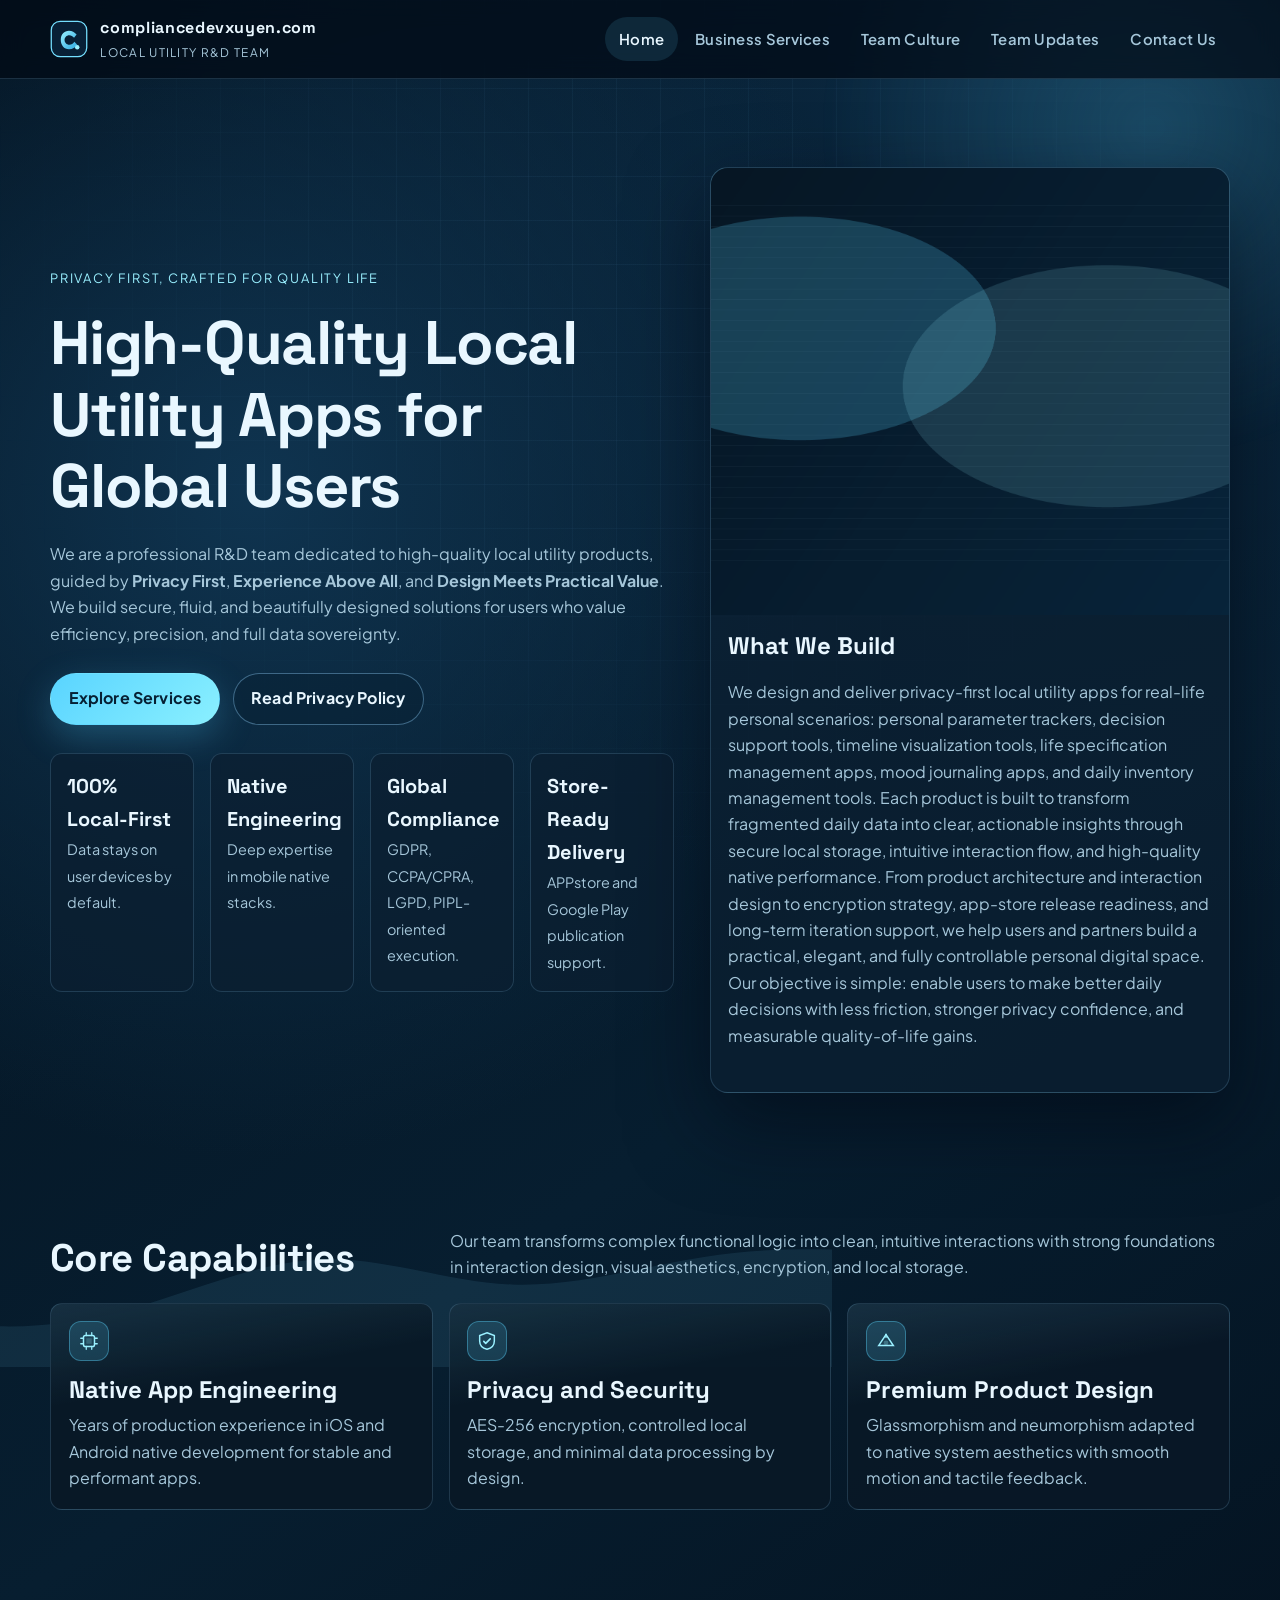
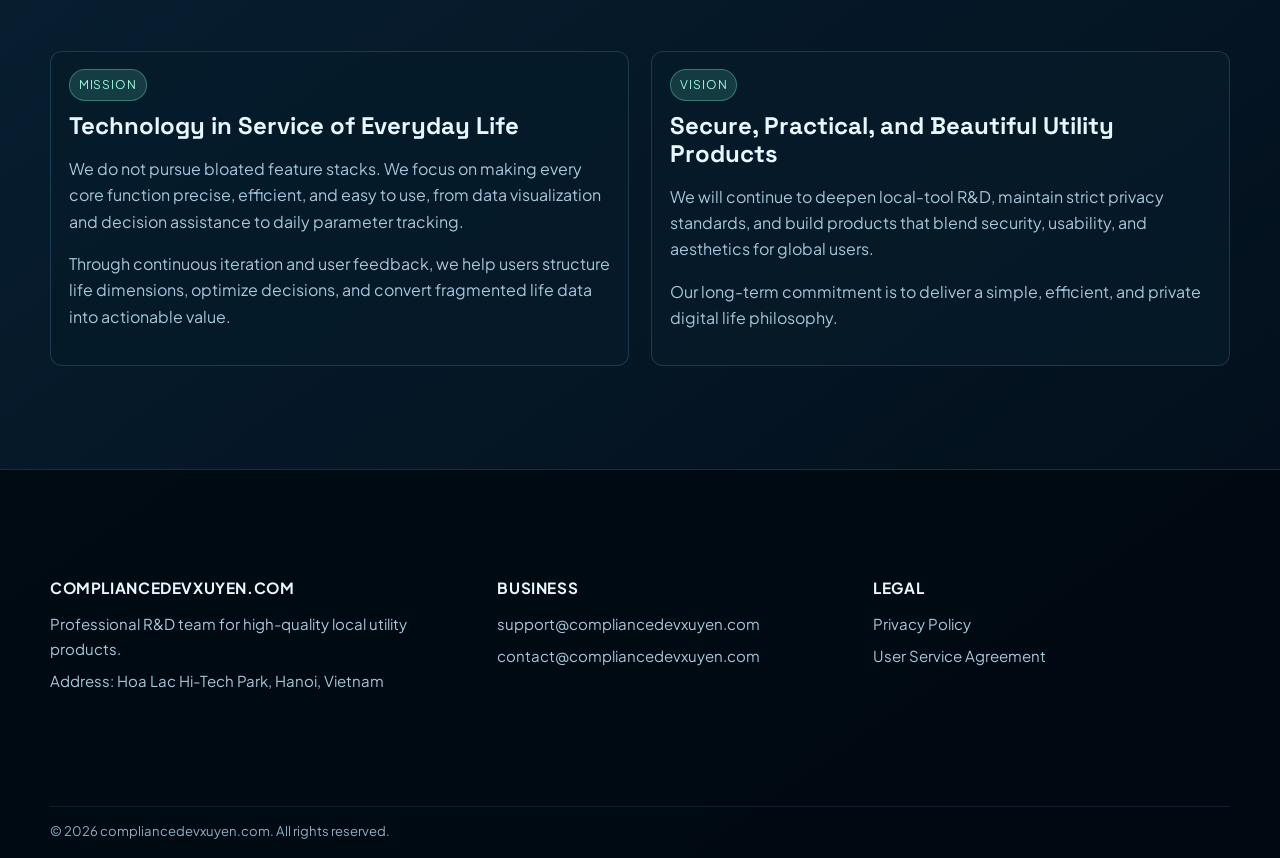
<file: index.html>
<!DOCTYPE html>
<html lang="en">
  <head>
    <meta charset="UTF-8" />
    <meta name="viewport" content="width=device-width, initial-scale=1.0" />
    <title>compliancedevxuyen.com | Privacy-First Local Utility Product Team</title>
    <meta
      name="description"
      content="compliancedevxuyen.com is a professional R&D team building high-quality local utility apps with privacy-first architecture, premium UX, and global compliance."
    />
    <meta
      name="keywords"
      content="local utility apps, privacy-first apps, app store publishing, iOS native, Android native, AdMob compliance, GDPR compliance"
    />
    <meta name="robots" content="index,follow,max-image-preview:large" />
    <link rel="canonical" href="https://www.compliancedevxuyen.com/" />
    <meta property="og:type" content="website" />
    <meta property="og:title" content="compliancedevxuyen.com" />
    <meta
      property="og:description"
      content="Professional R&D team for local utility products. Privacy-first, experience-oriented, and design-practical co-creation."
    />
    <meta property="og:url" content="https://www.compliancedevxuyen.com/" />
    <meta property="og:image" content="https://www.compliancedevxuyen.com/images/hero-bg.png" />
    <meta name="twitter:card" content="summary_large_image" />
    <meta name="theme-color" content="#06131f" />
    <link rel="stylesheet" href="css/styles.css" />
    <script type="application/ld+json">
      {
        "@context": "https://schema.org",
        "@type": "Organization",
        "name": "compliancedevxuyen.com",
        "url": "https://www.compliancedevxuyen.com/",
        "email": ["support@compliancedevxuyen.com", "contact@compliancedevxuyen.com"],
        "address": {
          "@type": "PostalAddress",
          "addressCountry": "VN",
          "addressLocality": "Hanoi",
          "streetAddress": "Hoa Lac Hi-Tech Park"
        },
        "sameAs": [],
        "description": "A professional team focused on high-quality local utility products for global users with privacy-first architecture and premium native experience."
      }
    </script>
  </head>
  <body>
    <header class="topbar">
      <div class="container topbar-inner">
        <a class="brand" href="index.html" aria-label="Home">
          <img src="images/logo.svg" alt="compliancedevxuyen logo" />
          <span class="brand-text">
            <strong>compliancedevxuyen.com</strong>
            <span>Local Utility R&D Team</span>
          </span>
        </a>
        <button class="menu-btn" aria-expanded="false" aria-label="Open menu">Menu</button>
        <nav class="nav" aria-label="Primary navigation">
          <a class="active" href="index.html">Home</a>
          <a href="services.html">Business Services</a>
          <a href="culture.html">Team Culture</a>
          <a href="news.html">Team Updates</a>
          <a href="contact.html">Contact Us</a>
        </nav>
      </div>
    </header>

    <main>
      <section class="hero">
        <img class="hero-wave" src="images/wave.svg" alt="decorative wave" />
        <div class="container hero-grid">
          <div class="reveal">
            <p class="eyebrow">Privacy First, Crafted for Quality Life</p>
            <h1>High-Quality Local Utility Apps for Global Users</h1>
            <p class="lead">
              We are a professional R&D team dedicated to high-quality local utility products,
              guided by <strong>Privacy First</strong>, <strong>Experience Above All</strong>, and
              <strong>Design Meets Practical Value</strong>. We build secure, fluid, and beautifully
              designed solutions for users who value efficiency, precision, and full data sovereignty.
            </p>
            <div class="cta-row">
              <a class="btn btn-primary" href="services.html">Explore Services</a>
              <a class="btn btn-outline" href="privacy.html">Read Privacy Policy</a>
            </div>
            <div class="kpi-grid">
              <article class="glass">
                <strong>100% Local-First</strong>
                <span>Data stays on user devices by default.</span>
              </article>
              <article class="glass">
                <strong>Native Engineering</strong>
                <span>Deep expertise in mobile native stacks.</span>
              </article>
              <article class="glass">
                <strong>Global Compliance</strong>
                <span>GDPR, CCPA/CPRA, LGPD, PIPL-oriented execution.</span>
              </article>
              <article class="glass">
                <strong>Store-Ready Delivery</strong>
                <span>APPstore and Google Play publication support.</span>
              </article>
            </div>
          </div>
          <article class="hero-card reveal">
            <img src="images/hero-bg.png" alt="Cold-tone product engineering visual" />
            <div class="pad">
              <h3>What We Build</h3>
              <p class="lead">
                We design and deliver privacy-first local utility apps for real-life personal scenarios:
                personal parameter trackers, decision support tools, timeline visualization tools,
                life specification management apps, mood journaling apps, and daily inventory
                management tools. Each product is built to transform fragmented daily data into clear,
                actionable insights through secure local storage, intuitive interaction flow, and
                high-quality native performance. From product architecture and interaction design to
                encryption strategy, app-store release readiness, and long-term iteration support,
                we help users and partners build a practical, elegant, and fully controllable
                personal digital space. Our objective is simple: enable users to make better daily
                decisions with less friction, stronger privacy confidence, and measurable quality-of-life gains.
              </p>
            </div>
          </article>
        </div>
      </section>

      <section>
        <div class="container">
          <div class="section-head reveal">
            <h2>Core Capabilities</h2>
            <p>
              Our team transforms complex functional logic into clean, intuitive interactions with
              strong foundations in interaction design, visual aesthetics, encryption, and local storage.
            </p>
          </div>
          <div class="card-grid">
            <article class="card reveal">
              <div class="icon"><img src="images/icon-chip.svg" alt="Native engineering icon" /></div>
              <h3>Native App Engineering</h3>
              <p>Years of production experience in iOS and Android native development for stable and performant apps.</p>
            </article>
            <article class="card reveal">
              <div class="icon"><img src="images/icon-shield.svg" alt="Privacy icon" /></div>
              <h3>Privacy and Security</h3>
              <p>AES-256 encryption, controlled local storage, and minimal data processing by design.</p>
            </article>
            <article class="card reveal">
              <div class="icon"><img src="images/icon-design.svg" alt="Design icon" /></div>
              <h3>Premium Product Design</h3>
              <p>Glassmorphism and neumorphism adapted to native system aesthetics with smooth motion and tactile feedback.</p>
            </article>
          </div>
        </div>
      </section>

      <section>
        <div class="container split">
          <article class="news-item reveal">
            <span class="pill">Mission</span>
            <h3 style="margin-top: 0.7rem">Technology in Service of Everyday Life</h3>
            <p>
              We do not pursue bloated feature stacks. We focus on making every core function precise,
              efficient, and easy to use, from data visualization and decision assistance to daily parameter tracking.
            </p>
            <p>
              Through continuous iteration and user feedback, we help users structure life dimensions,
              optimize decisions, and convert fragmented life data into actionable value.
            </p>
          </article>
          <article class="news-item reveal">
            <span class="pill">Vision</span>
            <h3 style="margin-top: 0.7rem">Secure, Practical, and Beautiful Utility Products</h3>
            <p>
              We will continue to deepen local-tool R&D, maintain strict privacy standards,
              and build products that blend security, usability, and aesthetics for global users.
            </p>
            <p>
              Our long-term commitment is to deliver a simple, efficient, and private digital life philosophy.
            </p>
          </article>
        </div>
      </section>
    </main>

    <footer>
      <div class="container footer-inner">
        <section class="footer-col">
          <h4>compliancedevxuyen.com</h4>
          <p>Professional R&D team for high-quality local utility products.</p>
          <p>Address: Hoa Lac Hi-Tech Park, Hanoi, Vietnam</p>
        </section>
        <section class="footer-col">
          <h4>Business</h4>
          <a href="mailto:support@compliancedevxuyen.com">support@compliancedevxuyen.com</a>
          <a href="mailto:contact@compliancedevxuyen.com">contact@compliancedevxuyen.com</a>
        </section>
        <section class="footer-col">
          <h4>Legal</h4>
          <a href="privacy.html">Privacy Policy</a>
          <a href="terms.html">User Service Agreement</a>
        </section>
      </div>
      <div class="container copyright">
        © <span data-year></span> compliancedevxuyen.com. All rights reserved.
      </div>
    </footer>

    <script src="js/main.js" defer></script>
  </body>
</html>
</file>
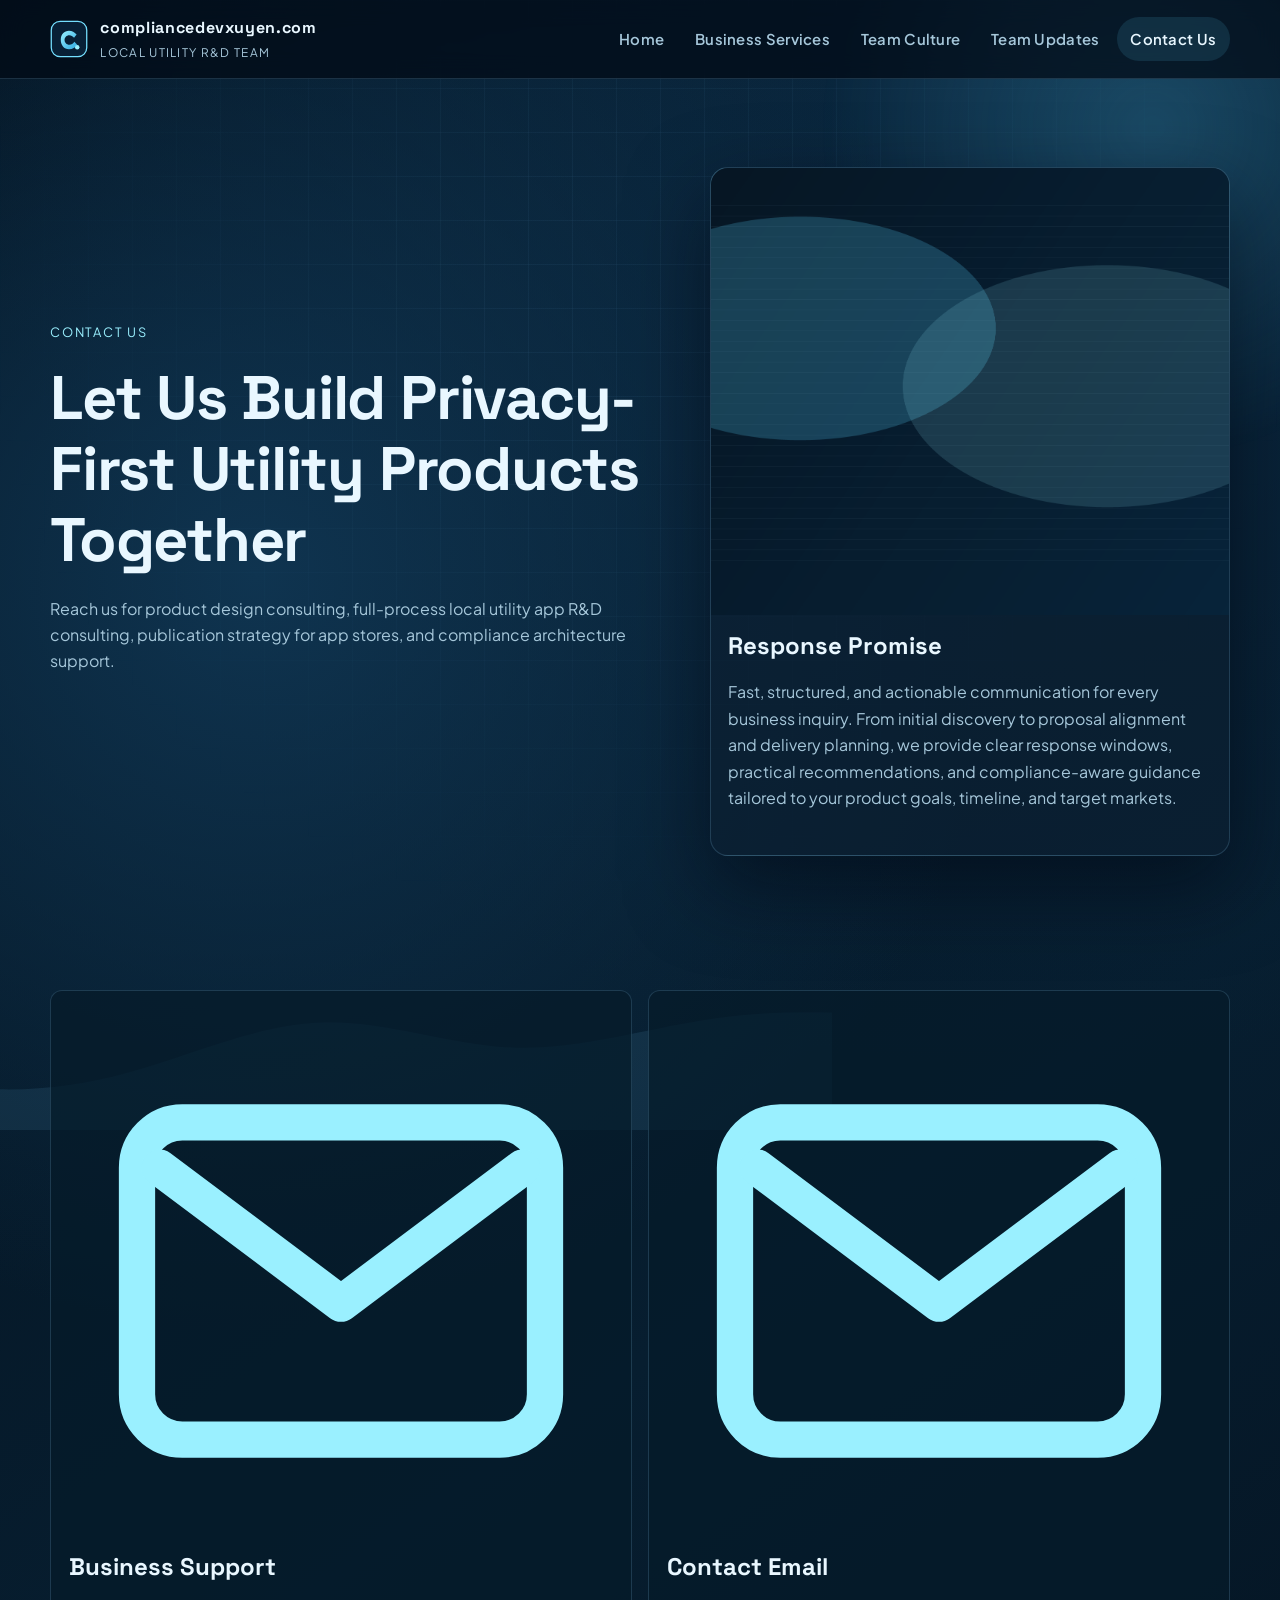
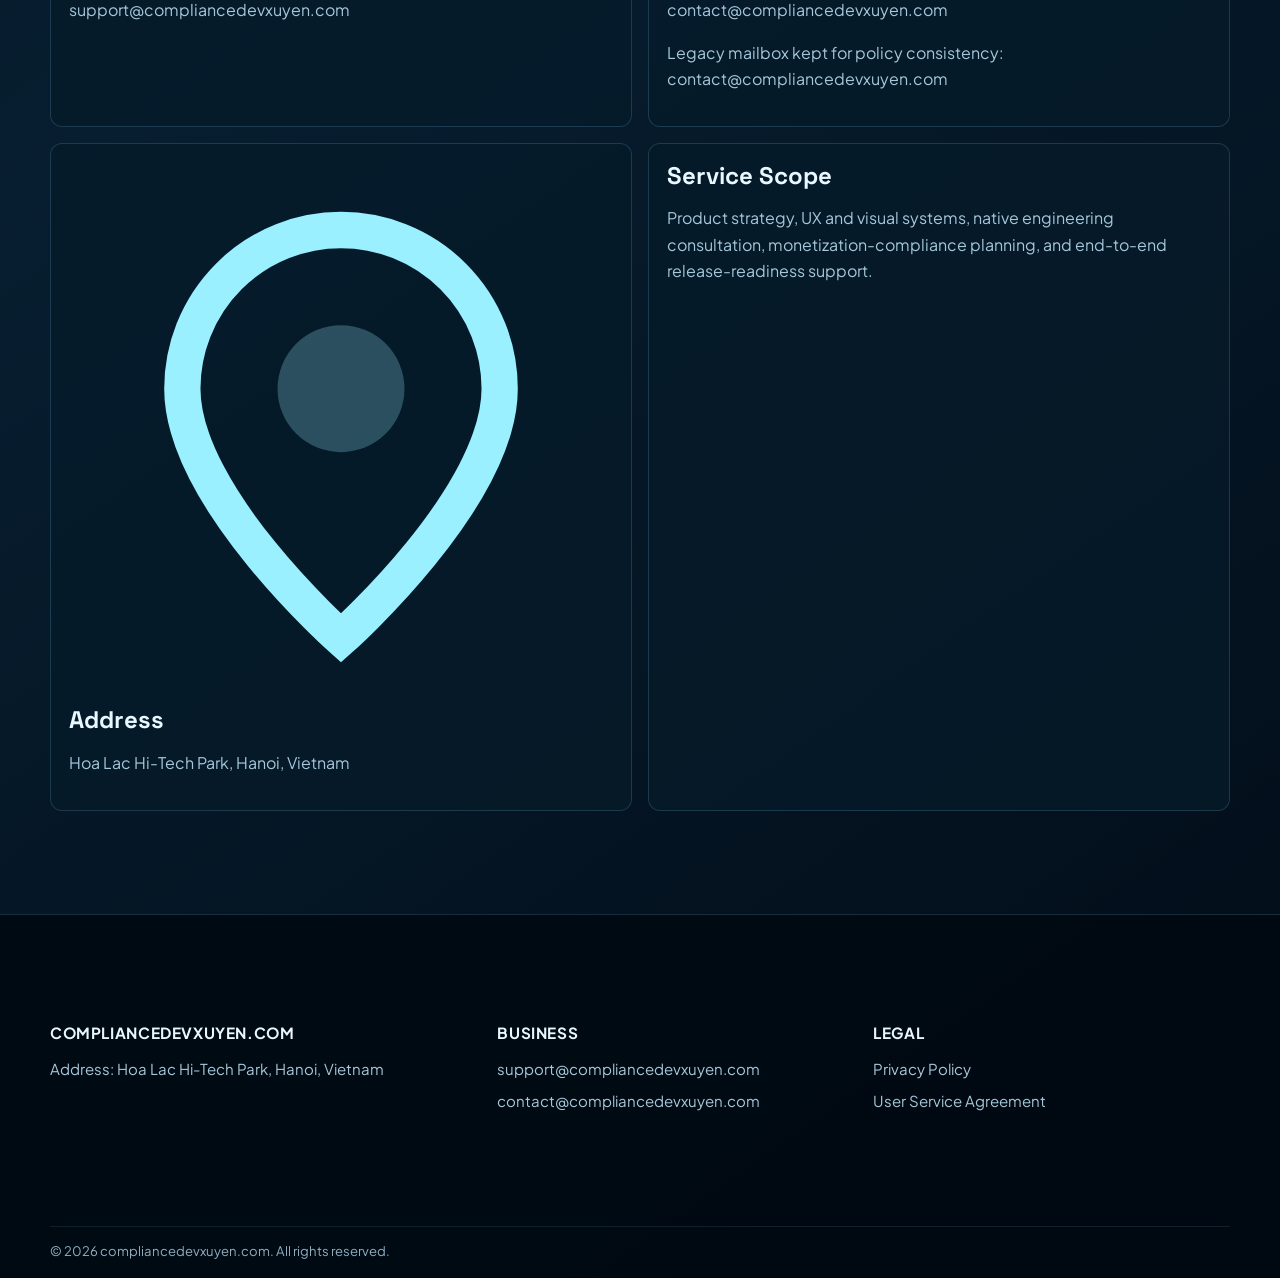
<file: contact.html>
<!DOCTYPE html>
<html lang="en">
  <head>
    <meta charset="UTF-8" />
    <meta name="viewport" content="width=device-width, initial-scale=1.0" />
    <title>Contact Us | compliancedevxuyen.com</title>
    <meta
      name="description"
      content="Contact compliancedevxuyen.com for business support, product design consulting, and local utility app R&D consulting."
    />
    <meta name="robots" content="index,follow,max-image-preview:large" />
    <link rel="canonical" href="https://www.compliancedevxuyen.com/contact.html" />
    <link rel="stylesheet" href="css/styles.css" />
  </head>
  <body>
    <header class="topbar">
      <div class="container topbar-inner">
        <a class="brand" href="index.html" aria-label="Home">
          <img src="images/logo.svg" alt="compliancedevxuyen logo" />
          <span class="brand-text">
            <strong>compliancedevxuyen.com</strong>
            <span>Local Utility R&D Team</span>
          </span>
        </a>
        <button class="menu-btn" aria-expanded="false" aria-label="Open menu">Menu</button>
        <nav class="nav" aria-label="Primary navigation">
          <a href="index.html">Home</a>
          <a href="services.html">Business Services</a>
          <a href="culture.html">Team Culture</a>
          <a href="news.html">Team Updates</a>
          <a class="active" href="contact.html">Contact Us</a>
        </nav>
      </div>
    </header>

    <main>
      <section class="hero">
        <img class="hero-wave" src="images/wave.svg" alt="decorative wave" />
        <div class="container hero-grid">
          <div class="reveal">
            <p class="eyebrow">Contact Us</p>
            <h1>Let Us Build Privacy-First Utility Products Together</h1>
            <p class="lead">
              Reach us for product design consulting, full-process local utility app R&D consulting,
              publication strategy for app stores, and compliance architecture support.
            </p>
          </div>
          <article class="hero-card reveal">
            <img src="images/contact-bg.png" alt="Contact visual" />
            <div class="pad">
              <h3>Response Promise</h3>
              <p class="lead">
                Fast, structured, and actionable communication for every business inquiry.
                From initial discovery to proposal alignment and delivery planning, we provide clear
                response windows, practical recommendations, and compliance-aware guidance tailored to
                your product goals, timeline, and target markets.
              </p>
            </div>
          </article>
        </div>
      </section>

      <section>
        <div class="container contact-grid">
          <article class="contact-item reveal">
            <div class="icon"><img src="images/icon-mail.svg" alt="mail icon" /></div>
            <h3>Business Support</h3>
            <p><a href="mailto:support@compliancedevxuyen.com">support@compliancedevxuyen.com</a></p>
          </article>
          <article class="contact-item reveal">
            <div class="icon"><img src="images/icon-mail.svg" alt="mail icon" /></div>
            <h3>Contact Email</h3>
            <p><a href="mailto:contact@compliancedevxuyen.com">contact@compliancedevxuyen.com</a></p>
            <p>
              Legacy mailbox kept for policy consistency: <a href="mailto:contact@compliancedevxuyen.com">contact@compliancedevxuyen.com</a>
            </p>
          </article>
          <article class="contact-item reveal">
            <div class="icon"><img src="images/icon-location.svg" alt="location icon" /></div>
            <h3>Address</h3>
            <p>Hoa Lac Hi-Tech Park, Hanoi, Vietnam</p>
          </article>
          <article class="contact-item reveal">
            <h3>Service Scope</h3>
            <p>
              Product strategy, UX and visual systems, native engineering consultation,
              monetization-compliance planning, and end-to-end release-readiness support.
            </p>
          </article>
        </div>
      </section>
    </main>

    <footer>
      <div class="container footer-inner">
        <section class="footer-col">
          <h4>compliancedevxuyen.com</h4>
          <p>Address: Hoa Lac Hi-Tech Park, Hanoi, Vietnam</p>
        </section>
        <section class="footer-col">
          <h4>Business</h4>
          <a href="mailto:support@compliancedevxuyen.com">support@compliancedevxuyen.com</a>
          <a href="mailto:contact@compliancedevxuyen.com">contact@compliancedevxuyen.com</a>
        </section>
        <section class="footer-col">
          <h4>Legal</h4>
          <a href="privacy.html">Privacy Policy</a>
          <a href="terms.html">User Service Agreement</a>
        </section>
      </div>
      <div class="container copyright">© <span data-year></span> compliancedevxuyen.com. All rights reserved.</div>
    </footer>

    <script src="js/main.js" defer></script>
  </body>
</html>
</file>
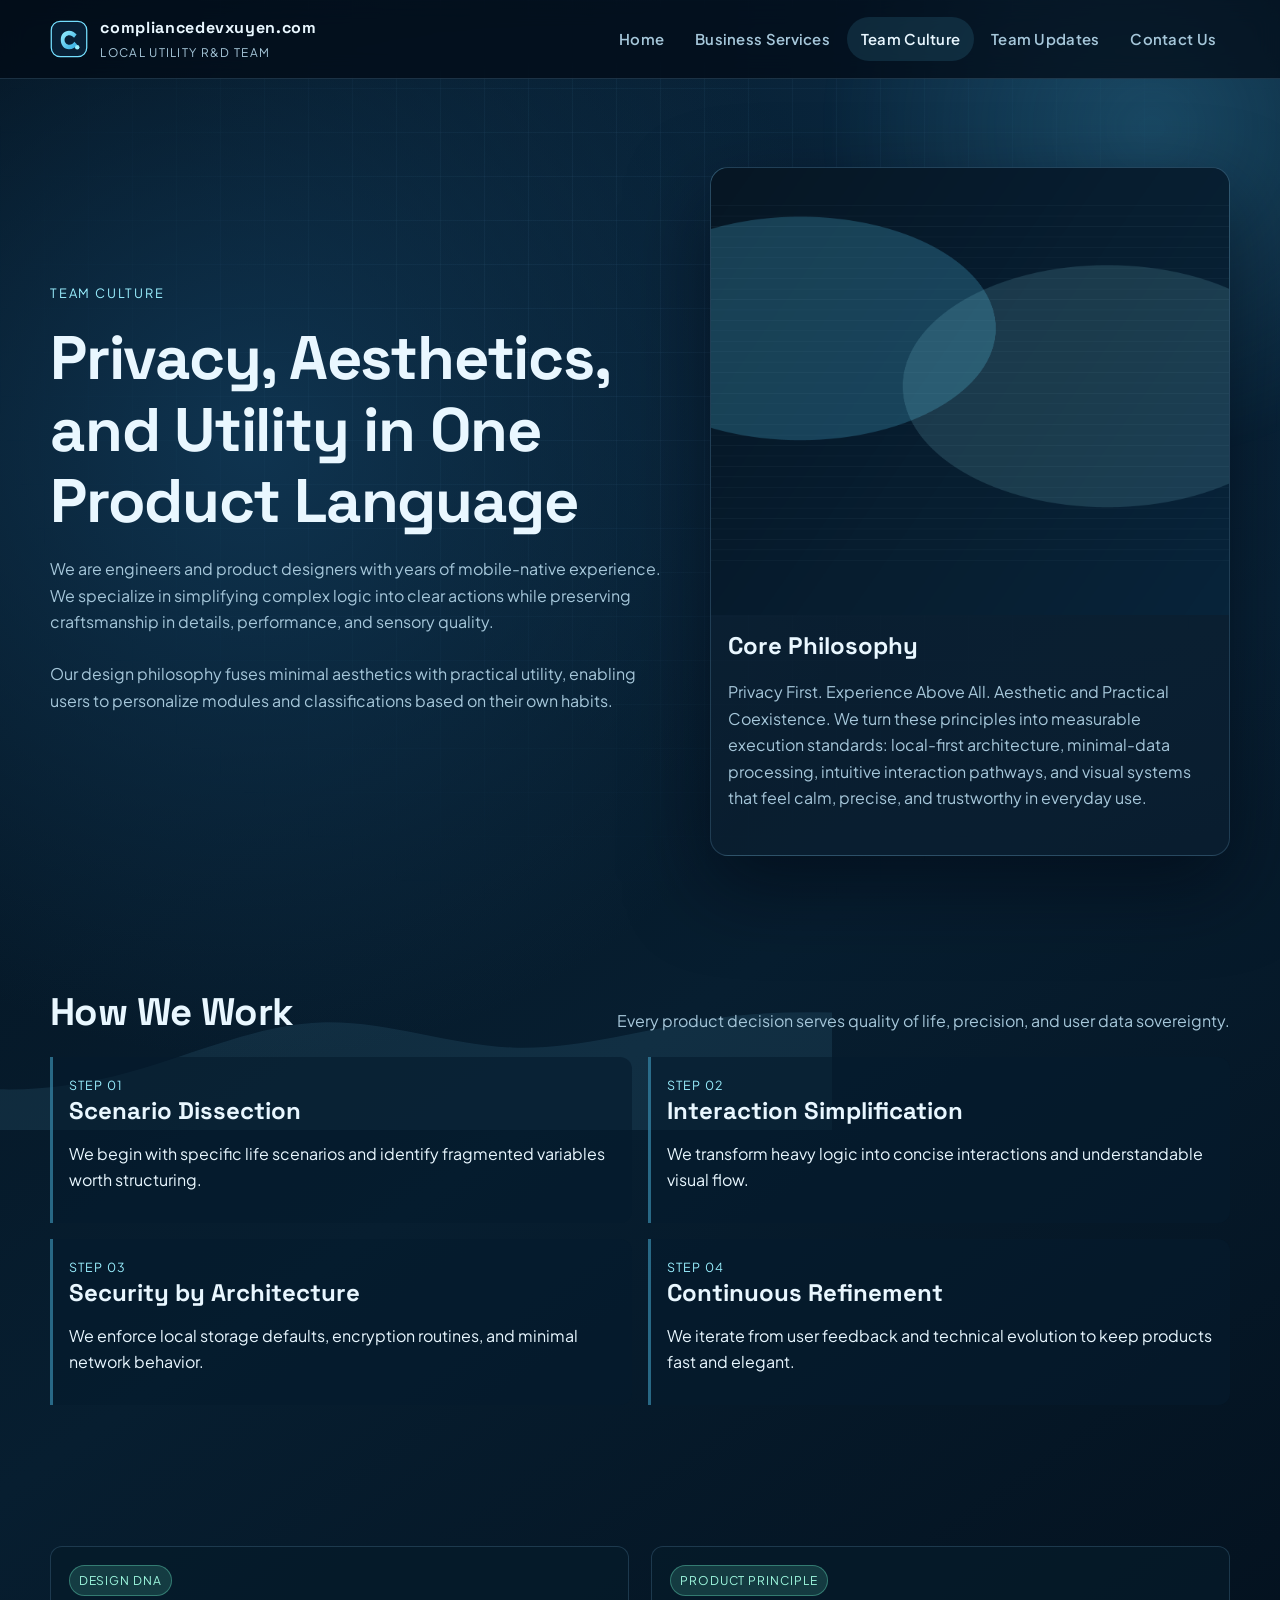
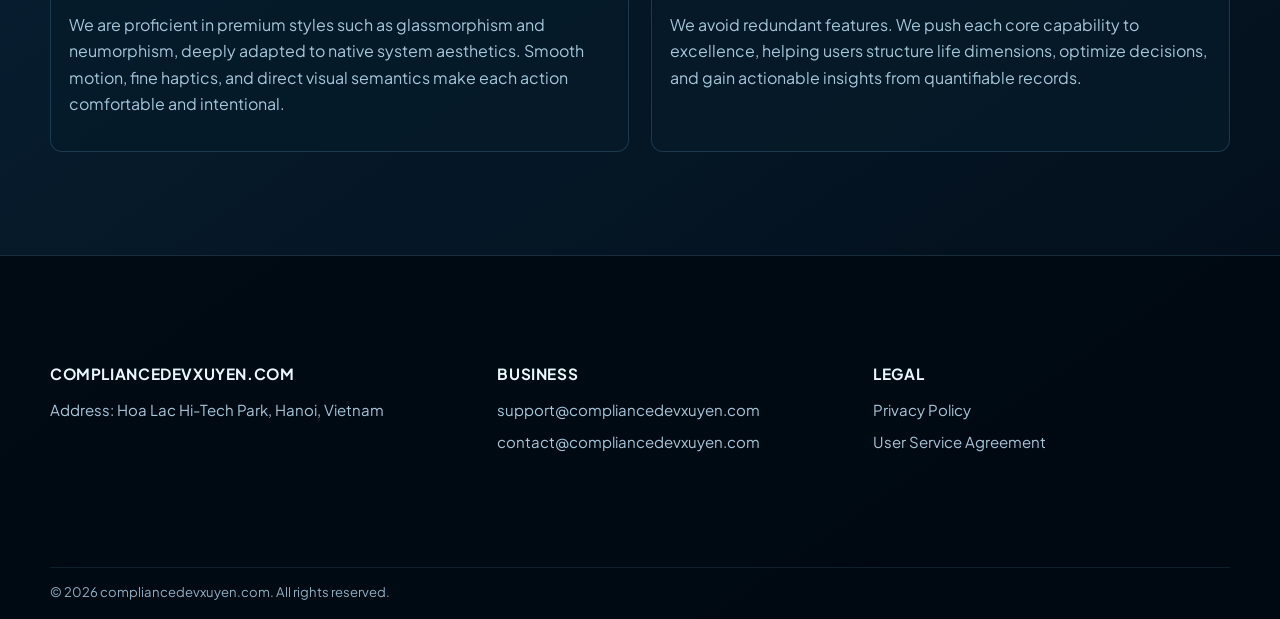
<file: culture.html>
<!DOCTYPE html>
<html lang="en">
  <head>
    <meta charset="UTF-8" />
    <meta name="viewport" content="width=device-width, initial-scale=1.0" />
    <title>Team Culture | compliancedevxuyen.com</title>
    <meta
      name="description"
      content="Learn the culture of compliancedevxuyen.com: privacy-first principles, craftsmanship, native excellence, and user-centered product thinking."
    />
    <meta name="robots" content="index,follow,max-image-preview:large" />
    <link rel="canonical" href="https://www.compliancedevxuyen.com/culture.html" />
    <link rel="stylesheet" href="css/styles.css" />
  </head>
  <body>
    <header class="topbar">
      <div class="container topbar-inner">
        <a class="brand" href="index.html" aria-label="Home">
          <img src="images/logo.svg" alt="compliancedevxuyen logo" />
          <span class="brand-text">
            <strong>compliancedevxuyen.com</strong>
            <span>Local Utility R&D Team</span>
          </span>
        </a>
        <button class="menu-btn" aria-expanded="false" aria-label="Open menu">Menu</button>
        <nav class="nav" aria-label="Primary navigation">
          <a href="index.html">Home</a>
          <a href="services.html">Business Services</a>
          <a class="active" href="culture.html">Team Culture</a>
          <a href="news.html">Team Updates</a>
          <a href="contact.html">Contact Us</a>
        </nav>
      </div>
    </header>

    <main>
      <section class="hero">
        <img class="hero-wave" src="images/wave.svg" alt="decorative wave" />
        <div class="container hero-grid">
          <div class="reveal">
            <p class="eyebrow">Team Culture</p>
            <h1>Privacy, Aesthetics, and Utility in One Product Language</h1>
            <p class="lead">
              We are engineers and product designers with years of mobile-native experience. We specialize
              in simplifying complex logic into clear actions while preserving craftsmanship in details,
              performance, and sensory quality.
            </p>
            <p class="lead">
              Our design philosophy fuses minimal aesthetics with practical utility, enabling users to
              personalize modules and classifications based on their own habits.
            </p>
          </div>
          <article class="hero-card reveal">
            <img src="images/culture-bg.png" alt="Team culture visual" />
            <div class="pad">
              <h3>Core Philosophy</h3>
              <p class="lead">
                Privacy First. Experience Above All. Aesthetic and Practical Coexistence.
                We turn these principles into measurable execution standards: local-first architecture,
                minimal-data processing, intuitive interaction pathways, and visual systems that feel
                calm, precise, and trustworthy in everyday use.
              </p>
            </div>
          </article>
        </div>
      </section>

      <section>
        <div class="container">
          <div class="section-head reveal">
            <h2>How We Work</h2>
            <p>Every product decision serves quality of life, precision, and user data sovereignty.</p>
          </div>
          <div class="timeline">
            <article class="timeline-item reveal">
              <time>Step 01</time>
              <h3>Scenario Dissection</h3>
              <p>We begin with specific life scenarios and identify fragmented variables worth structuring.</p>
            </article>
            <article class="timeline-item reveal">
              <time>Step 02</time>
              <h3>Interaction Simplification</h3>
              <p>We transform heavy logic into concise interactions and understandable visual flow.</p>
            </article>
            <article class="timeline-item reveal">
              <time>Step 03</time>
              <h3>Security by Architecture</h3>
              <p>We enforce local storage defaults, encryption routines, and minimal network behavior.</p>
            </article>
            <article class="timeline-item reveal">
              <time>Step 04</time>
              <h3>Continuous Refinement</h3>
              <p>We iterate from user feedback and technical evolution to keep products fast and elegant.</p>
            </article>
          </div>
        </div>
      </section>

      <section>
        <div class="container split">
          <article class="news-item reveal">
            <span class="pill">Design DNA</span>
            <p>
              We are proficient in premium styles such as glassmorphism and neumorphism, deeply adapted to
              native system aesthetics. Smooth motion, fine haptics, and direct visual semantics make each
              action comfortable and intentional.
            </p>
          </article>
          <article class="news-item reveal">
            <span class="pill">Product Principle</span>
            <p>
              We avoid redundant features. We push each core capability to excellence, helping users structure
              life dimensions, optimize decisions, and gain actionable insights from quantifiable records.
            </p>
          </article>
        </div>
      </section>
    </main>

    <footer>
      <div class="container footer-inner">
        <section class="footer-col">
          <h4>compliancedevxuyen.com</h4>
          <p>Address: Hoa Lac Hi-Tech Park, Hanoi, Vietnam</p>
        </section>
        <section class="footer-col">
          <h4>Business</h4>
          <a href="mailto:support@compliancedevxuyen.com">support@compliancedevxuyen.com</a>
          <a href="mailto:contact@compliancedevxuyen.com">contact@compliancedevxuyen.com</a>
        </section>
        <section class="footer-col">
          <h4>Legal</h4>
          <a href="privacy.html">Privacy Policy</a>
          <a href="terms.html">User Service Agreement</a>
        </section>
      </div>
      <div class="container copyright">© <span data-year></span> compliancedevxuyen.com. All rights reserved.</div>
    </footer>

    <script src="js/main.js" defer></script>
  </body>
</html>
</file>
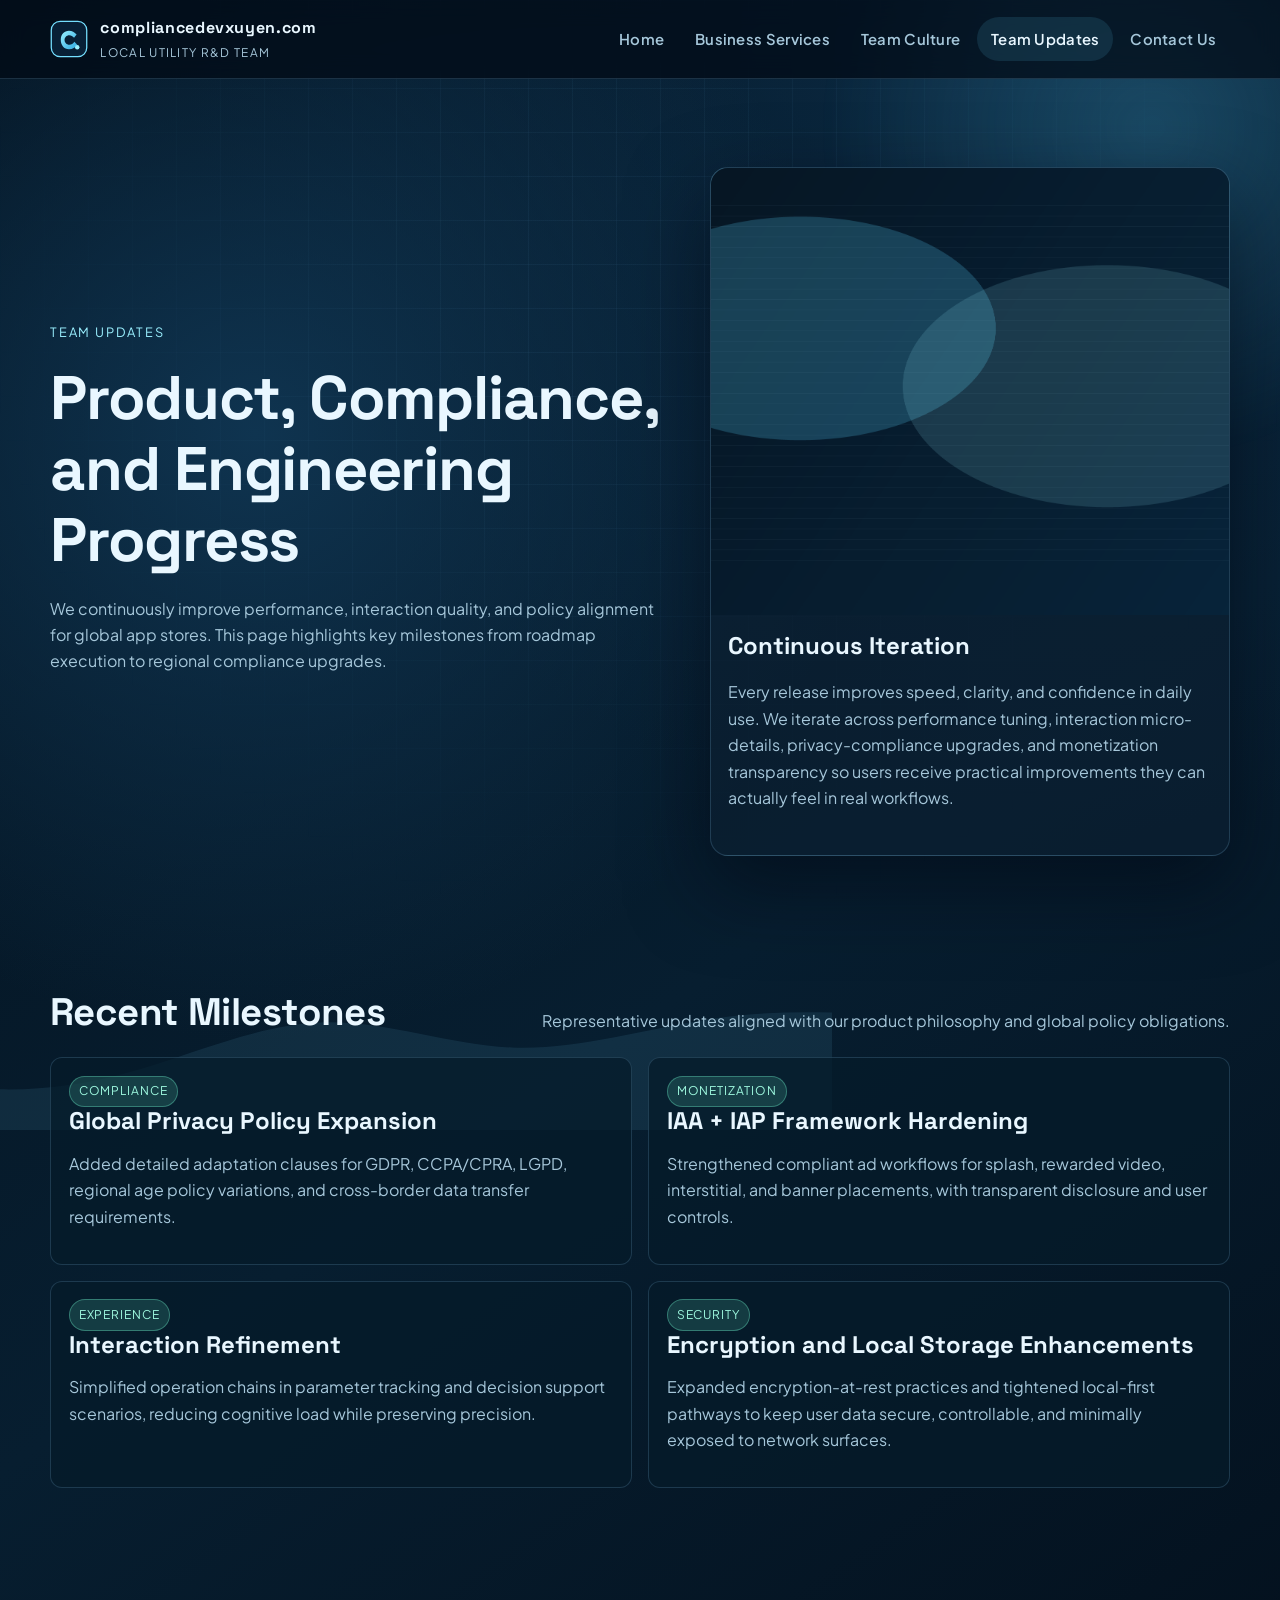
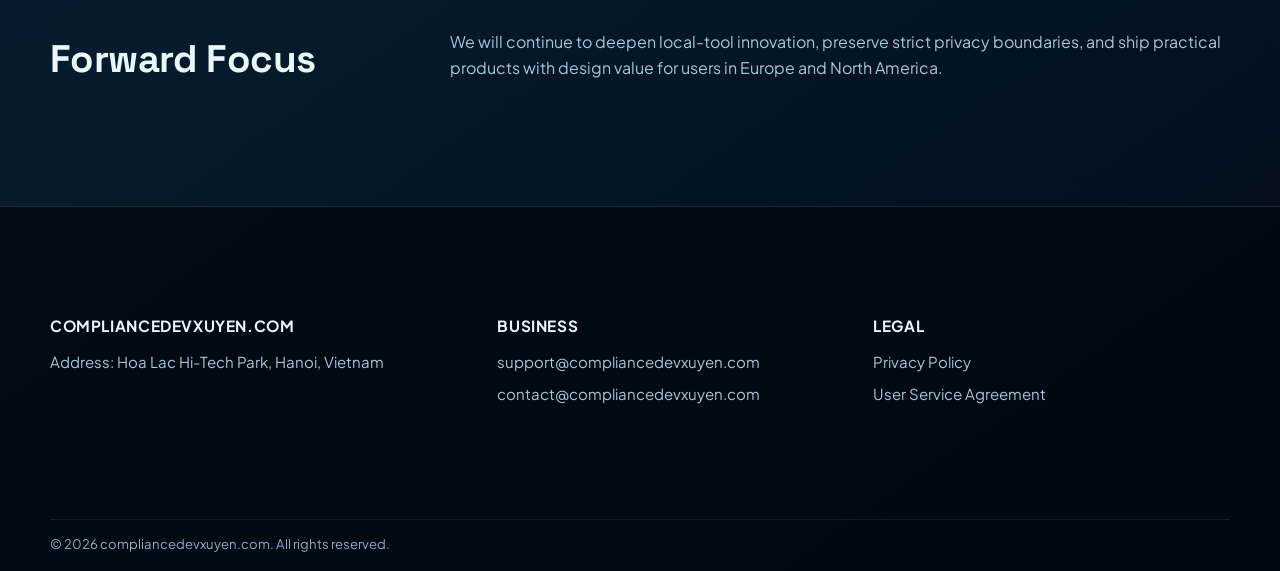
<file: news.html>
<!DOCTYPE html>
<html lang="en">
  <head>
    <meta charset="UTF-8" />
    <meta name="viewport" content="width=device-width, initial-scale=1.0" />
    <title>Team Updates | compliancedevxuyen.com</title>
    <meta
      name="description"
      content="Latest team updates from compliancedevxuyen.com: product roadmap, compliance upgrades, and engineering milestones."
    />
    <meta name="robots" content="index,follow,max-image-preview:large" />
    <link rel="canonical" href="https://www.compliancedevxuyen.com/news.html" />
    <link rel="stylesheet" href="css/styles.css" />
  </head>
  <body>
    <header class="topbar">
      <div class="container topbar-inner">
        <a class="brand" href="index.html" aria-label="Home">
          <img src="images/logo.svg" alt="compliancedevxuyen logo" />
          <span class="brand-text">
            <strong>compliancedevxuyen.com</strong>
            <span>Local Utility R&D Team</span>
          </span>
        </a>
        <button class="menu-btn" aria-expanded="false" aria-label="Open menu">Menu</button>
        <nav class="nav" aria-label="Primary navigation">
          <a href="index.html">Home</a>
          <a href="services.html">Business Services</a>
          <a href="culture.html">Team Culture</a>
          <a class="active" href="news.html">Team Updates</a>
          <a href="contact.html">Contact Us</a>
        </nav>
      </div>
    </header>

    <main>
      <section class="hero">
        <img class="hero-wave" src="images/wave.svg" alt="decorative wave" />
        <div class="container hero-grid">
          <div class="reveal">
            <p class="eyebrow">Team Updates</p>
            <h1>Product, Compliance, and Engineering Progress</h1>
            <p class="lead">
              We continuously improve performance, interaction quality, and policy alignment for global app stores.
              This page highlights key milestones from roadmap execution to regional compliance upgrades.
            </p>
          </div>
          <article class="hero-card reveal">
            <img src="images/news-bg.png" alt="Team updates visual" />
            <div class="pad">
              <h3>Continuous Iteration</h3>
              <p class="lead">
                Every release improves speed, clarity, and confidence in daily use.
                We iterate across performance tuning, interaction micro-details, privacy-compliance
                upgrades, and monetization transparency so users receive practical improvements they can
                actually feel in real workflows.
              </p>
            </div>
          </article>
        </div>
      </section>

      <section>
        <div class="container">
          <div class="section-head reveal">
            <h2>Recent Milestones</h2>
            <p>Representative updates aligned with our product philosophy and global policy obligations.</p>
          </div>
          <div class="news-grid">
            <article class="news-item reveal">
              <span class="pill">Compliance</span>
              <h3>Global Privacy Policy Expansion</h3>
              <p>
                Added detailed adaptation clauses for GDPR, CCPA/CPRA, LGPD, regional age policy variations,
                and cross-border data transfer requirements.
              </p>
            </article>
            <article class="news-item reveal">
              <span class="pill">Monetization</span>
              <h3>IAA + IAP Framework Hardening</h3>
              <p>
                Strengthened compliant ad workflows for splash, rewarded video, interstitial, and banner placements,
                with transparent disclosure and user controls.
              </p>
            </article>
            <article class="news-item reveal">
              <span class="pill">Experience</span>
              <h3>Interaction Refinement</h3>
              <p>
                Simplified operation chains in parameter tracking and decision support scenarios,
                reducing cognitive load while preserving precision.
              </p>
            </article>
            <article class="news-item reveal">
              <span class="pill">Security</span>
              <h3>Encryption and Local Storage Enhancements</h3>
              <p>
                Expanded encryption-at-rest practices and tightened local-first pathways to keep user data
                secure, controllable, and minimally exposed to network surfaces.
              </p>
            </article>
          </div>
        </div>
      </section>

      <section>
        <div class="container">
          <div class="section-head reveal">
            <h2>Forward Focus</h2>
            <p>
              We will continue to deepen local-tool innovation, preserve strict privacy boundaries,
              and ship practical products with design value for users in Europe and North America.
            </p>
          </div>
        </div>
      </section>
    </main>

    <footer>
      <div class="container footer-inner">
        <section class="footer-col">
          <h4>compliancedevxuyen.com</h4>
          <p>Address: Hoa Lac Hi-Tech Park, Hanoi, Vietnam</p>
        </section>
        <section class="footer-col">
          <h4>Business</h4>
          <a href="mailto:support@compliancedevxuyen.com">support@compliancedevxuyen.com</a>
          <a href="mailto:contact@compliancedevxuyen.com">contact@compliancedevxuyen.com</a>
        </section>
        <section class="footer-col">
          <h4>Legal</h4>
          <a href="privacy.html">Privacy Policy</a>
          <a href="terms.html">User Service Agreement</a>
        </section>
      </div>
      <div class="container copyright">© <span data-year></span> compliancedevxuyen.com. All rights reserved.</div>
    </footer>

    <script src="js/main.js" defer></script>
  </body>
</html>
</file>
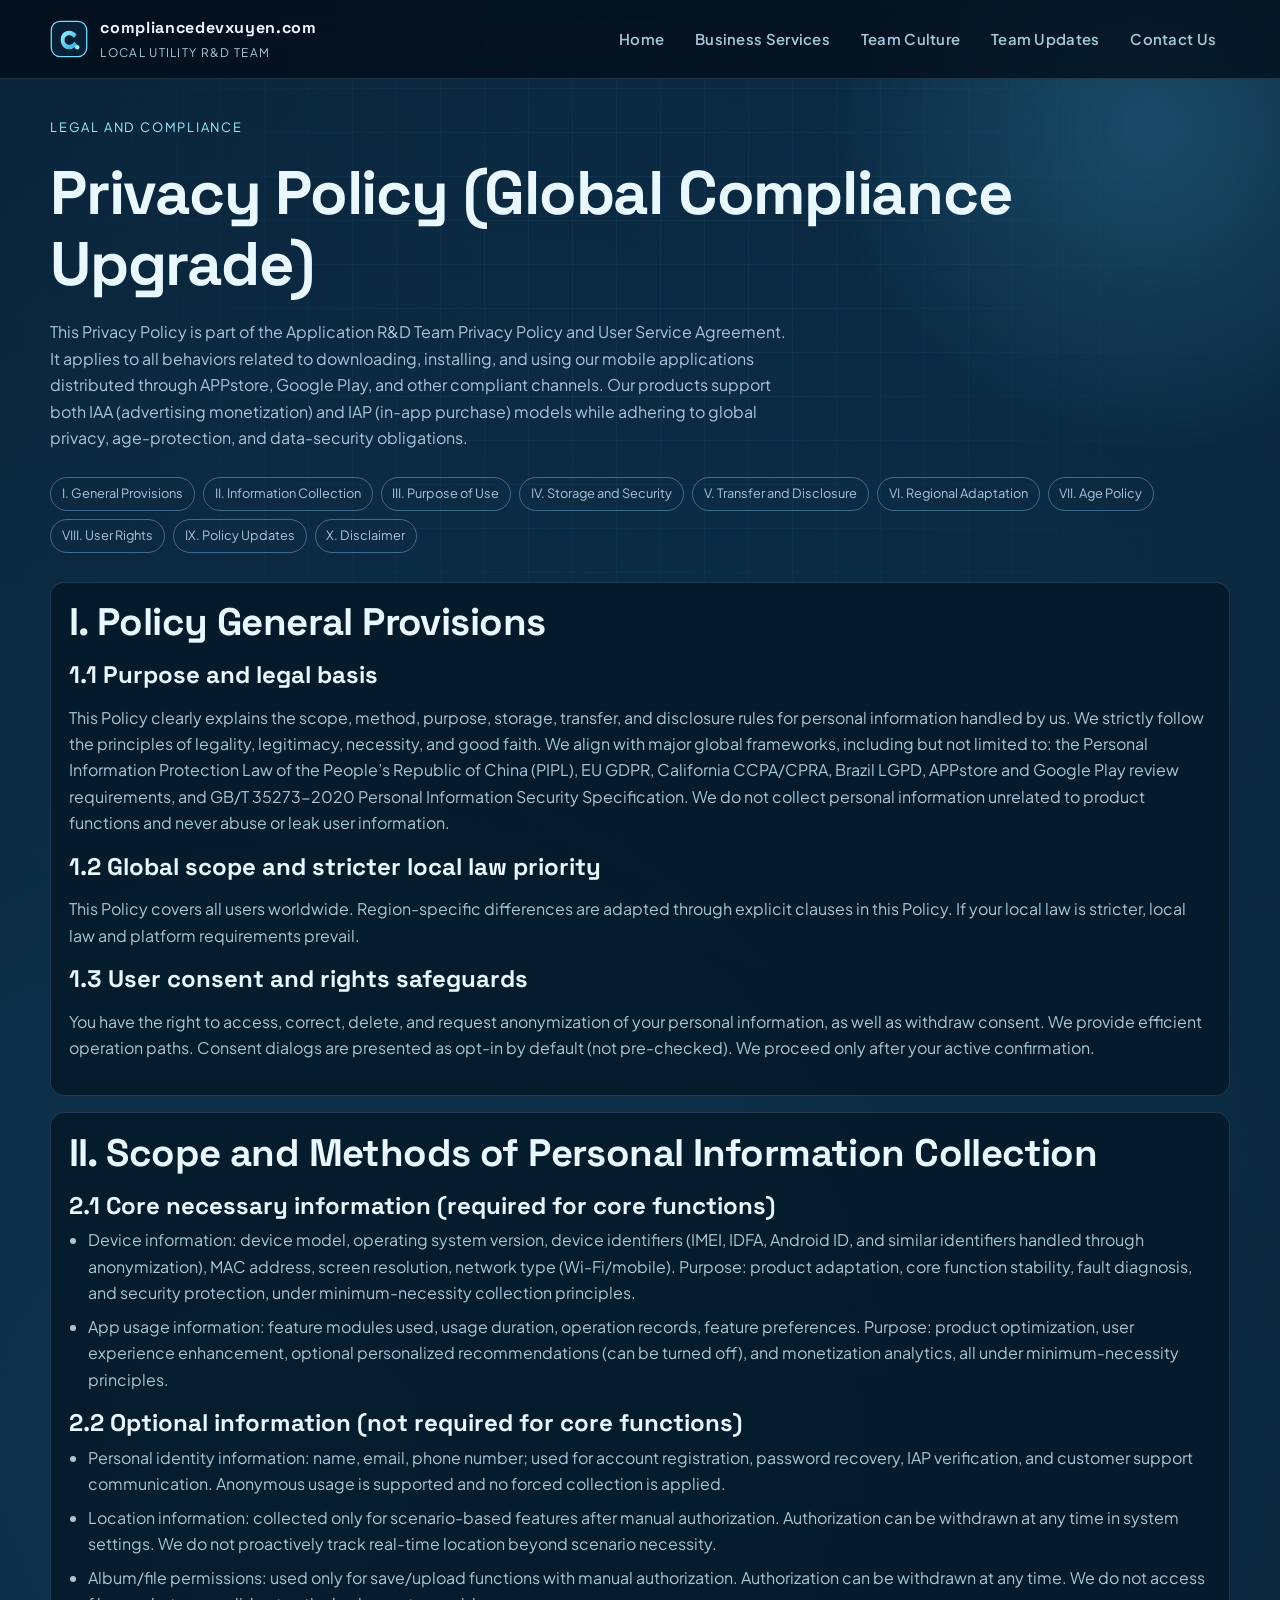
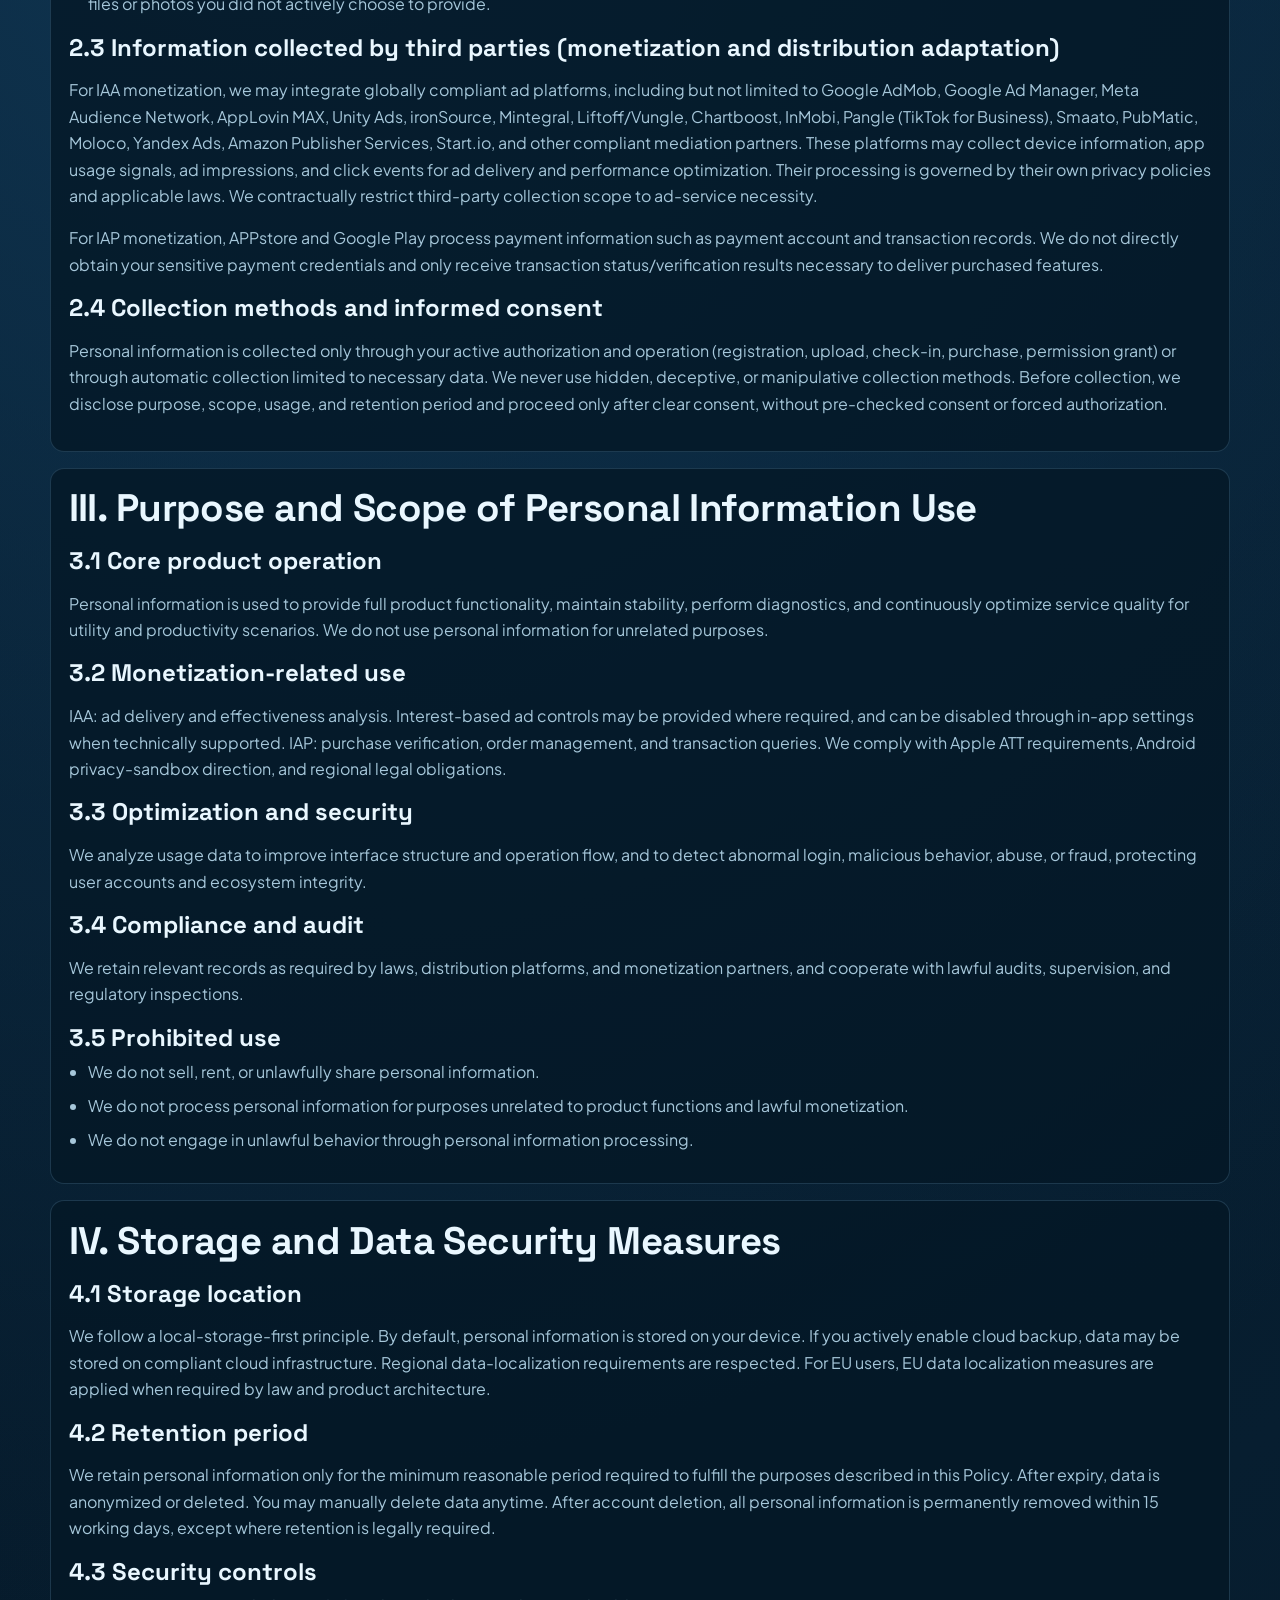
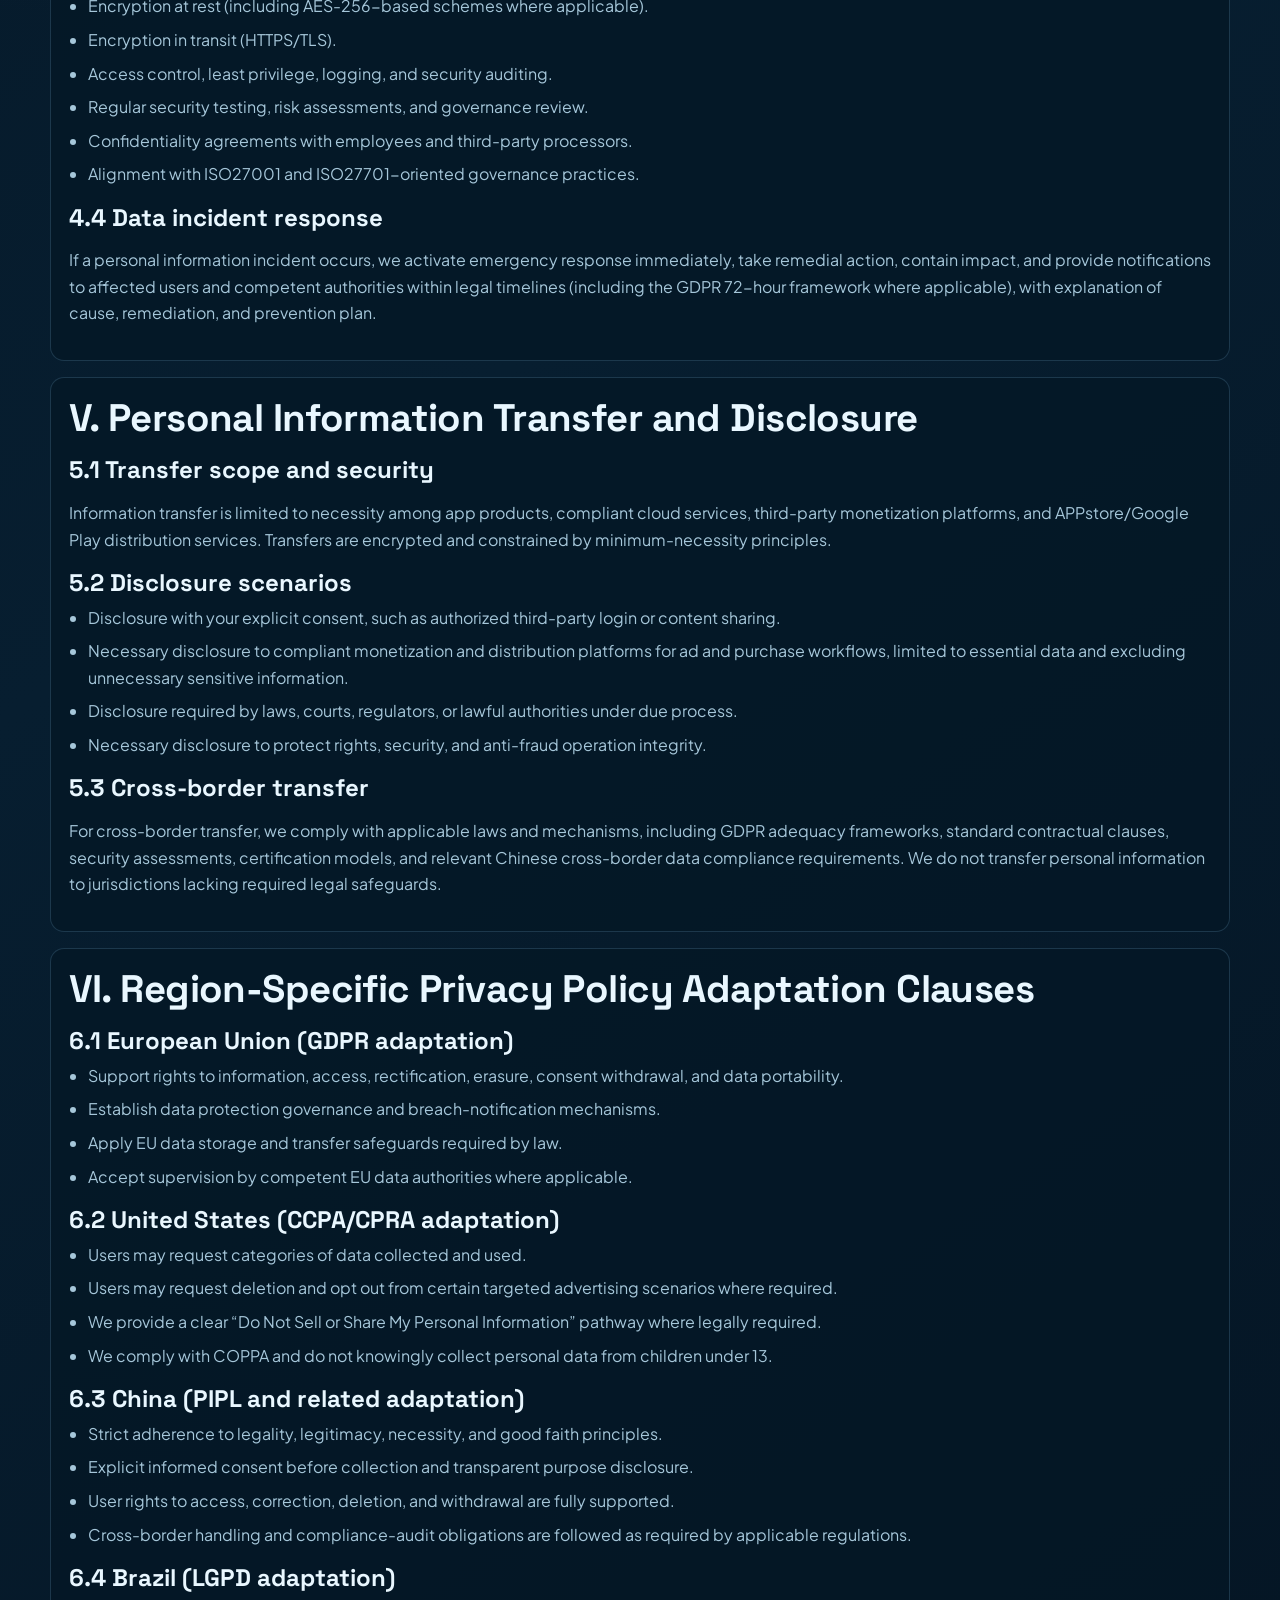
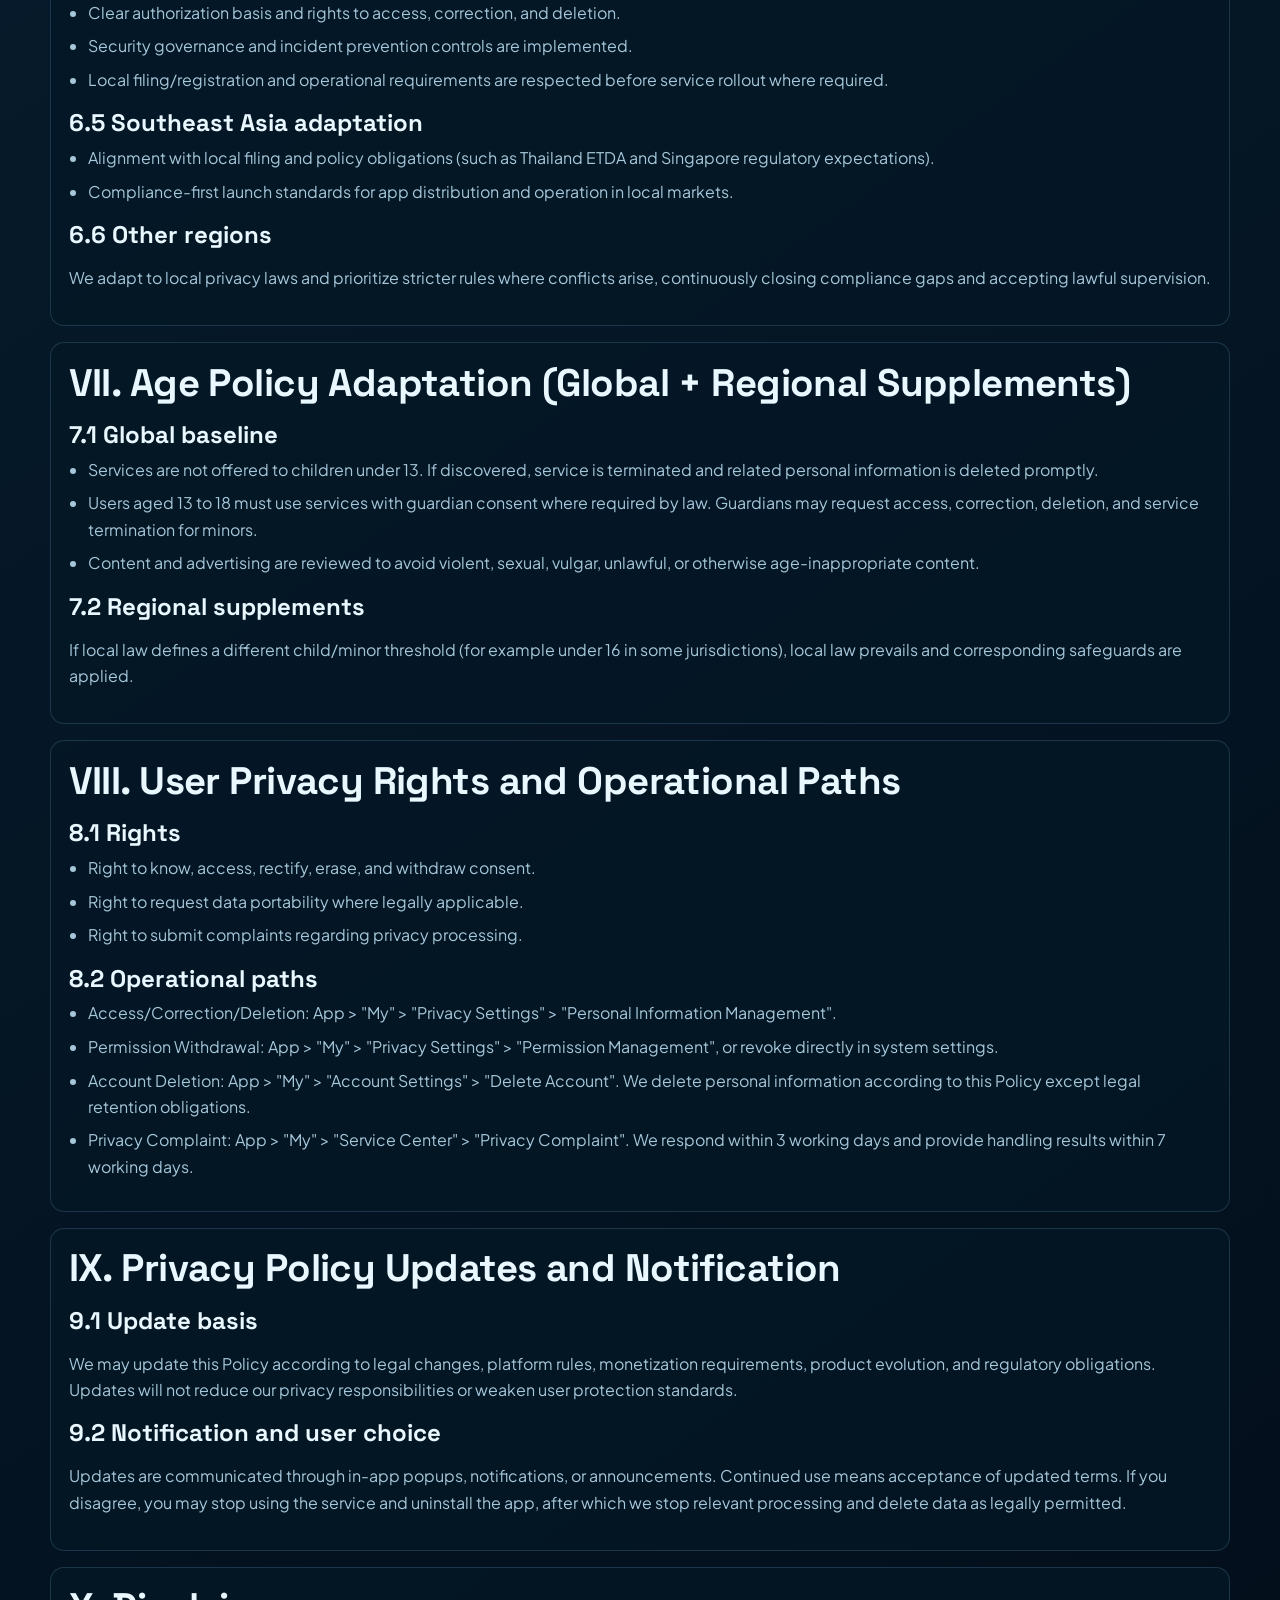
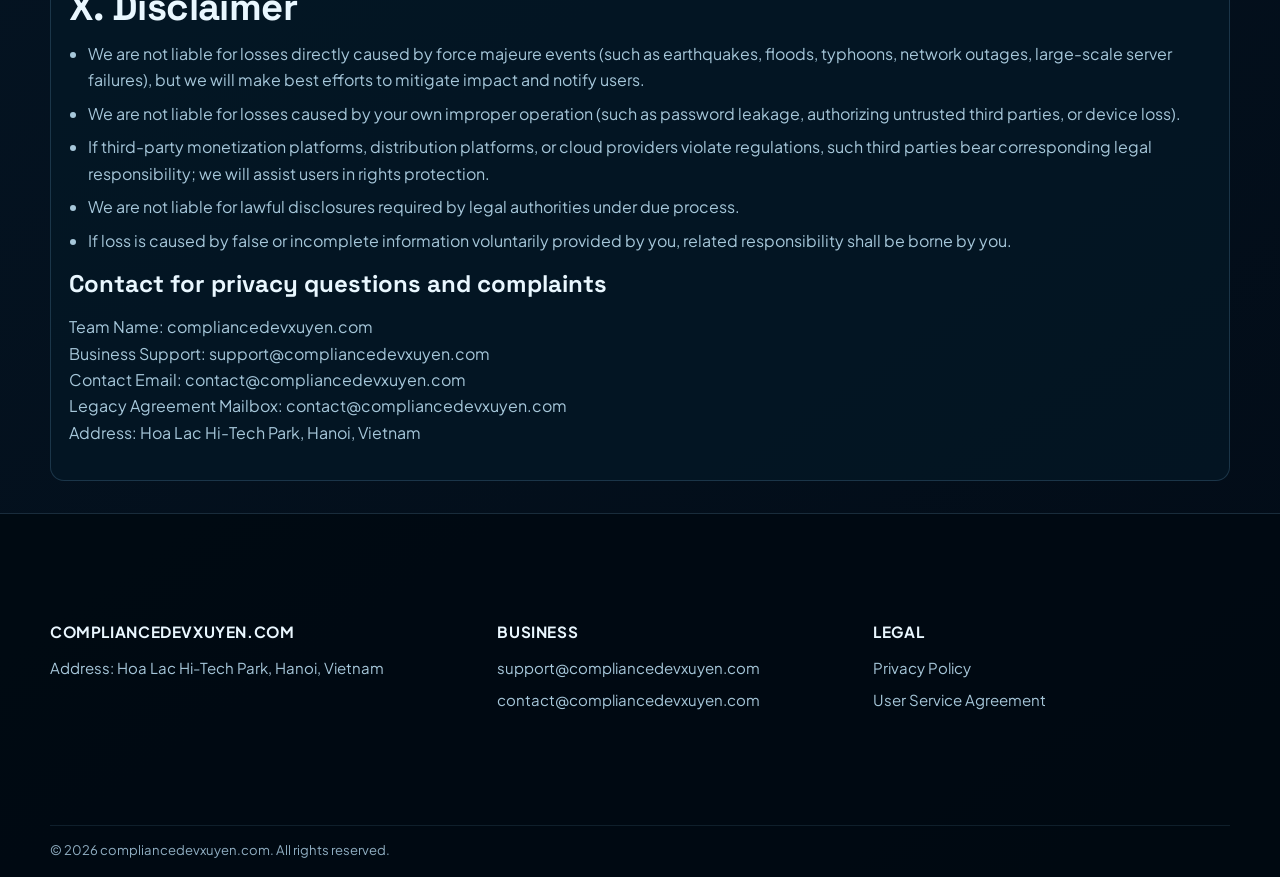
<file: privacy.html>
<!DOCTYPE html>
<html lang="en">
  <head>
    <meta charset="UTF-8" />
    <meta name="viewport" content="width=device-width, initial-scale=1.0" />
    <title>Privacy Policy (Global Compliance Upgrade) | compliancedevxuyen.com</title>
    <meta
      name="description"
      content="Complete global privacy policy for compliancedevxuyen.com applications, including app store distribution, ad monetization compliance, age policy, and country-specific adaptation clauses."
    />
    <meta name="robots" content="index,follow,max-image-preview:large" />
    <link rel="canonical" href="https://www.compliancedevxuyen.com/privacy.html" />
    <link rel="stylesheet" href="css/styles.css" />
  </head>
  <body>
    <header class="topbar">
      <div class="container topbar-inner">
        <a class="brand" href="index.html" aria-label="Home">
          <img src="images/logo.svg" alt="compliancedevxuyen logo" />
          <span class="brand-text">
            <strong>compliancedevxuyen.com</strong>
            <span>Local Utility R&D Team</span>
          </span>
        </a>
        <button class="menu-btn" aria-expanded="false" aria-label="Open menu">Menu</button>
        <nav class="nav" aria-label="Primary navigation">
          <a href="index.html">Home</a>
          <a href="services.html">Business Services</a>
          <a href="culture.html">Team Culture</a>
          <a href="news.html">Team Updates</a>
          <a href="contact.html">Contact Us</a>
        </nav>
      </div>
    </header>

    <main class="policy container">
      <p class="eyebrow">Legal and Compliance</p>
      <h1>Privacy Policy (Global Compliance Upgrade)</h1>
      <p class="lead">
        This Privacy Policy is part of the Application R&D Team Privacy Policy and User Service Agreement.
        It applies to all behaviors related to downloading, installing, and using our mobile applications
        distributed through APPstore, Google Play, and other compliant channels. Our products support both
        IAA (advertising monetization) and IAP (in-app purchase) models while adhering to global privacy,
        age-protection, and data-security obligations.
      </p>

      <div class="policy-nav">
        <a href="#sec1">I. General Provisions</a>
        <a href="#sec2">II. Information Collection</a>
        <a href="#sec3">III. Purpose of Use</a>
        <a href="#sec4">IV. Storage and Security</a>
        <a href="#sec5">V. Transfer and Disclosure</a>
        <a href="#sec6">VI. Regional Adaptation</a>
        <a href="#sec7">VII. Age Policy</a>
        <a href="#sec8">VIII. User Rights</a>
        <a href="#sec9">IX. Policy Updates</a>
        <a href="#sec10">X. Disclaimer</a>
      </div>

      <article id="sec1" class="reveal">
        <h2>I. Policy General Provisions</h2>
        <h3>1.1 Purpose and legal basis</h3>
        <p>
          This Policy clearly explains the scope, method, purpose, storage, transfer, and disclosure rules
          for personal information handled by us. We strictly follow the principles of legality, legitimacy,
          necessity, and good faith. We align with major global frameworks, including but not limited to:
          the Personal Information Protection Law of the People’s Republic of China (PIPL), EU GDPR,
          California CCPA/CPRA, Brazil LGPD, APPstore and Google Play review requirements,
          and GB/T 35273-2020 Personal Information Security Specification. We do not collect personal
          information unrelated to product functions and never abuse or leak user information.
        </p>
        <h3>1.2 Global scope and stricter local law priority</h3>
        <p>
          This Policy covers all users worldwide. Region-specific differences are adapted through explicit
          clauses in this Policy. If your local law is stricter, local law and platform requirements prevail.
        </p>
        <h3>1.3 User consent and rights safeguards</h3>
        <p>
          You have the right to access, correct, delete, and request anonymization of your personal information,
          as well as withdraw consent. We provide efficient operation paths. Consent dialogs are presented
          as opt-in by default (not pre-checked). We proceed only after your active confirmation.
        </p>
      </article>

      <article id="sec2" class="reveal">
        <h2>II. Scope and Methods of Personal Information Collection</h2>
        <h3>2.1 Core necessary information (required for core functions)</h3>
        <ul>
          <li>
            Device information: device model, operating system version, device identifiers
            (IMEI, IDFA, Android ID, and similar identifiers handled through anonymization),
            MAC address, screen resolution, network type (Wi-Fi/mobile).
            Purpose: product adaptation, core function stability, fault diagnosis, and security protection,
            under minimum-necessity collection principles.
          </li>
          <li>
            App usage information: feature modules used, usage duration, operation records,
            feature preferences. Purpose: product optimization, user experience enhancement,
            optional personalized recommendations (can be turned off), and monetization analytics,
            all under minimum-necessity principles.
          </li>
        </ul>
        <h3>2.2 Optional information (not required for core functions)</h3>
        <ul>
          <li>
            Personal identity information: name, email, phone number; used for account registration,
            password recovery, IAP verification, and customer support communication.
            Anonymous usage is supported and no forced collection is applied.
          </li>
          <li>
            Location information: collected only for scenario-based features after manual authorization.
            Authorization can be withdrawn at any time in system settings.
            We do not proactively track real-time location beyond scenario necessity.
          </li>
          <li>
            Album/file permissions: used only for save/upload functions with manual authorization.
            Authorization can be withdrawn at any time.
            We do not access files or photos you did not actively choose to provide.
          </li>
        </ul>
        <h3>2.3 Information collected by third parties (monetization and distribution adaptation)</h3>
        <p>
          For IAA monetization, we may integrate globally compliant ad platforms, including but not limited to
          Google AdMob, Google Ad Manager, Meta Audience Network, AppLovin MAX, Unity Ads, ironSource,
          Mintegral, Liftoff/Vungle, Chartboost, InMobi, Pangle (TikTok for Business), Smaato, PubMatic,
          Moloco, Yandex Ads, Amazon Publisher Services, Start.io, and other compliant mediation partners.
          These platforms may collect device information, app usage signals, ad impressions, and click events
          for ad delivery and performance optimization. Their processing is governed by their own privacy policies
          and applicable laws. We contractually restrict third-party collection scope to ad-service necessity.
        </p>
        <p>
          For IAP monetization, APPstore and Google Play process payment information such as payment account
          and transaction records. We do not directly obtain your sensitive payment credentials and only receive
          transaction status/verification results necessary to deliver purchased features.
        </p>
        <h3>2.4 Collection methods and informed consent</h3>
        <p>
          Personal information is collected only through your active authorization and operation
          (registration, upload, check-in, purchase, permission grant) or through automatic collection
          limited to necessary data. We never use hidden, deceptive, or manipulative collection methods.
          Before collection, we disclose purpose, scope, usage, and retention period and proceed only after
          clear consent, without pre-checked consent or forced authorization.
        </p>
      </article>

      <article id="sec3" class="reveal">
        <h2>III. Purpose and Scope of Personal Information Use</h2>
        <h3>3.1 Core product operation</h3>
        <p>
          Personal information is used to provide full product functionality, maintain stability,
          perform diagnostics, and continuously optimize service quality for utility and productivity scenarios.
          We do not use personal information for unrelated purposes.
        </p>
        <h3>3.2 Monetization-related use</h3>
        <p>
          IAA: ad delivery and effectiveness analysis. Interest-based ad controls may be provided where required,
          and can be disabled through in-app settings when technically supported.
          IAP: purchase verification, order management, and transaction queries.
          We comply with Apple ATT requirements, Android privacy-sandbox direction,
          and regional legal obligations.
        </p>
        <h3>3.3 Optimization and security</h3>
        <p>
          We analyze usage data to improve interface structure and operation flow,
          and to detect abnormal login, malicious behavior, abuse, or fraud,
          protecting user accounts and ecosystem integrity.
        </p>
        <h3>3.4 Compliance and audit</h3>
        <p>
          We retain relevant records as required by laws, distribution platforms, and monetization partners,
          and cooperate with lawful audits, supervision, and regulatory inspections.
        </p>
        <h3>3.5 Prohibited use</h3>
        <ul>
          <li>We do not sell, rent, or unlawfully share personal information.</li>
          <li>We do not process personal information for purposes unrelated to product functions and lawful monetization.</li>
          <li>We do not engage in unlawful behavior through personal information processing.</li>
        </ul>
      </article>

      <article id="sec4" class="reveal">
        <h2>IV. Storage and Data Security Measures</h2>
        <h3>4.1 Storage location</h3>
        <p>
          We follow a local-storage-first principle. By default, personal information is stored on your device.
          If you actively enable cloud backup, data may be stored on compliant cloud infrastructure.
          Regional data-localization requirements are respected. For EU users, EU data localization measures
          are applied when required by law and product architecture.
        </p>
        <h3>4.2 Retention period</h3>
        <p>
          We retain personal information only for the minimum reasonable period required to fulfill the purposes
          described in this Policy. After expiry, data is anonymized or deleted. You may manually delete data anytime.
          After account deletion, all personal information is permanently removed within 15 working days,
          except where retention is legally required.
        </p>
        <h3>4.3 Security controls</h3>
        <ul>
          <li>Encryption at rest (including AES-256-based schemes where applicable).</li>
          <li>Encryption in transit (HTTPS/TLS).</li>
          <li>Access control, least privilege, logging, and security auditing.</li>
          <li>Regular security testing, risk assessments, and governance review.</li>
          <li>Confidentiality agreements with employees and third-party processors.</li>
          <li>Alignment with ISO27001 and ISO27701-oriented governance practices.</li>
        </ul>
        <h3>4.4 Data incident response</h3>
        <p>
          If a personal information incident occurs, we activate emergency response immediately,
          take remedial action, contain impact, and provide notifications to affected users and competent
          authorities within legal timelines (including the GDPR 72-hour framework where applicable),
          with explanation of cause, remediation, and prevention plan.
        </p>
      </article>

      <article id="sec5" class="reveal">
        <h2>V. Personal Information Transfer and Disclosure</h2>
        <h3>5.1 Transfer scope and security</h3>
        <p>
          Information transfer is limited to necessity among app products, compliant cloud services,
          third-party monetization platforms, and APPstore/Google Play distribution services.
          Transfers are encrypted and constrained by minimum-necessity principles.
        </p>
        <h3>5.2 Disclosure scenarios</h3>
        <ul>
          <li>
            Disclosure with your explicit consent, such as authorized third-party login or content sharing.
          </li>
          <li>
            Necessary disclosure to compliant monetization and distribution platforms for ad and purchase workflows,
            limited to essential data and excluding unnecessary sensitive information.
          </li>
          <li>
            Disclosure required by laws, courts, regulators, or lawful authorities under due process.
          </li>
          <li>
            Necessary disclosure to protect rights, security, and anti-fraud operation integrity.
          </li>
        </ul>
        <h3>5.3 Cross-border transfer</h3>
        <p>
          For cross-border transfer, we comply with applicable laws and mechanisms, including GDPR adequacy
          frameworks, standard contractual clauses, security assessments, certification models,
          and relevant Chinese cross-border data compliance requirements.
          We do not transfer personal information to jurisdictions lacking required legal safeguards.
        </p>
      </article>

      <article id="sec6" class="reveal">
        <h2>VI. Region-Specific Privacy Policy Adaptation Clauses</h2>
        <h3>6.1 European Union (GDPR adaptation)</h3>
        <ul>
          <li>Support rights to information, access, rectification, erasure, consent withdrawal, and data portability.</li>
          <li>Establish data protection governance and breach-notification mechanisms.</li>
          <li>Apply EU data storage and transfer safeguards required by law.</li>
          <li>Accept supervision by competent EU data authorities where applicable.</li>
        </ul>
        <h3>6.2 United States (CCPA/CPRA adaptation)</h3>
        <ul>
          <li>Users may request categories of data collected and used.</li>
          <li>Users may request deletion and opt out from certain targeted advertising scenarios where required.</li>
          <li>We provide a clear “Do Not Sell or Share My Personal Information” pathway where legally required.</li>
          <li>We comply with COPPA and do not knowingly collect personal data from children under 13.</li>
        </ul>
        <h3>6.3 China (PIPL and related adaptation)</h3>
        <ul>
          <li>Strict adherence to legality, legitimacy, necessity, and good faith principles.</li>
          <li>Explicit informed consent before collection and transparent purpose disclosure.</li>
          <li>User rights to access, correction, deletion, and withdrawal are fully supported.</li>
          <li>Cross-border handling and compliance-audit obligations are followed as required by applicable regulations.</li>
        </ul>
        <h3>6.4 Brazil (LGPD adaptation)</h3>
        <ul>
          <li>Clear authorization basis and rights to access, correction, and deletion.</li>
          <li>Security governance and incident prevention controls are implemented.</li>
          <li>Local filing/registration and operational requirements are respected before service rollout where required.</li>
        </ul>
        <h3>6.5 Southeast Asia adaptation</h3>
        <ul>
          <li>Alignment with local filing and policy obligations (such as Thailand ETDA and Singapore regulatory expectations).</li>
          <li>Compliance-first launch standards for app distribution and operation in local markets.</li>
        </ul>
        <h3>6.6 Other regions</h3>
        <p>
          We adapt to local privacy laws and prioritize stricter rules where conflicts arise,
          continuously closing compliance gaps and accepting lawful supervision.
        </p>
      </article>

      <article id="sec7" class="reveal">
        <h2>VII. Age Policy Adaptation (Global + Regional Supplements)</h2>
        <h3>7.1 Global baseline</h3>
        <ul>
          <li>
            Services are not offered to children under 13. If discovered, service is terminated and related
            personal information is deleted promptly.
          </li>
          <li>
            Users aged 13 to 18 must use services with guardian consent where required by law.
            Guardians may request access, correction, deletion, and service termination for minors.
          </li>
          <li>
            Content and advertising are reviewed to avoid violent, sexual, vulgar, unlawful,
            or otherwise age-inappropriate content.
          </li>
        </ul>
        <h3>7.2 Regional supplements</h3>
        <p>
          If local law defines a different child/minor threshold (for example under 16 in some jurisdictions),
          local law prevails and corresponding safeguards are applied.
        </p>
      </article>

      <article id="sec8" class="reveal">
        <h2>VIII. User Privacy Rights and Operational Paths</h2>
        <h3>8.1 Rights</h3>
        <ul>
          <li>Right to know, access, rectify, erase, and withdraw consent.</li>
          <li>Right to request data portability where legally applicable.</li>
          <li>Right to submit complaints regarding privacy processing.</li>
        </ul>
        <h3>8.2 Operational paths</h3>
        <ul>
          <li>
            Access/Correction/Deletion: App &gt; "My" &gt; "Privacy Settings" &gt; "Personal Information Management".
          </li>
          <li>
            Permission Withdrawal: App &gt; "My" &gt; "Privacy Settings" &gt; "Permission Management",
            or revoke directly in system settings.
          </li>
          <li>
            Account Deletion: App &gt; "My" &gt; "Account Settings" &gt; "Delete Account".
            We delete personal information according to this Policy except legal retention obligations.
          </li>
          <li>
            Privacy Complaint: App &gt; "My" &gt; "Service Center" &gt; "Privacy Complaint".
            We respond within 3 working days and provide handling results within 7 working days.
          </li>
        </ul>
      </article>

      <article id="sec9" class="reveal">
        <h2>IX. Privacy Policy Updates and Notification</h2>
        <h3>9.1 Update basis</h3>
        <p>
          We may update this Policy according to legal changes, platform rules, monetization requirements,
          product evolution, and regulatory obligations. Updates will not reduce our privacy responsibilities
          or weaken user protection standards.
        </p>
        <h3>9.2 Notification and user choice</h3>
        <p>
          Updates are communicated through in-app popups, notifications, or announcements.
          Continued use means acceptance of updated terms.
          If you disagree, you may stop using the service and uninstall the app,
          after which we stop relevant processing and delete data as legally permitted.
        </p>
      </article>

      <article id="sec10" class="reveal">
        <h2>X. Disclaimer</h2>
        <ul>
          <li>
            We are not liable for losses directly caused by force majeure events
            (such as earthquakes, floods, typhoons, network outages, large-scale server failures),
            but we will make best efforts to mitigate impact and notify users.
          </li>
          <li>
            We are not liable for losses caused by your own improper operation
            (such as password leakage, authorizing untrusted third parties, or device loss).
          </li>
          <li>
            If third-party monetization platforms, distribution platforms, or cloud providers violate regulations,
            such third parties bear corresponding legal responsibility; we will assist users in rights protection.
          </li>
          <li>
            We are not liable for lawful disclosures required by legal authorities under due process.
          </li>
          <li>
            If loss is caused by false or incomplete information voluntarily provided by you,
            related responsibility shall be borne by you.
          </li>
        </ul>
        <h3>Contact for privacy questions and complaints</h3>
        <p>
          Team Name: compliancedevxuyen.com<br />
          Business Support: <a href="mailto:support@compliancedevxuyen.com">support@compliancedevxuyen.com</a><br />
          Contact Email: <a href="mailto:contact@compliancedevxuyen.com">contact@compliancedevxuyen.com</a><br />
          Legacy Agreement Mailbox: <a href="mailto:contact@compliancedevxuyen.com">contact@compliancedevxuyen.com</a><br />
          Address: Hoa Lac Hi-Tech Park, Hanoi, Vietnam
        </p>
      </article>
    </main>

    <footer>
      <div class="container footer-inner">
        <section class="footer-col">
          <h4>compliancedevxuyen.com</h4>
          <p>Address: Hoa Lac Hi-Tech Park, Hanoi, Vietnam</p>
        </section>
        <section class="footer-col">
          <h4>Business</h4>
          <a href="mailto:support@compliancedevxuyen.com">support@compliancedevxuyen.com</a>
          <a href="mailto:contact@compliancedevxuyen.com">contact@compliancedevxuyen.com</a>
        </section>
        <section class="footer-col">
          <h4>Legal</h4>
          <a href="privacy.html">Privacy Policy</a>
          <a href="terms.html">User Service Agreement</a>
        </section>
      </div>
      <div class="container copyright">© <span data-year></span> compliancedevxuyen.com. All rights reserved.</div>
    </footer>

    <script src="js/main.js" defer></script>
  </body>
</html>
</file>
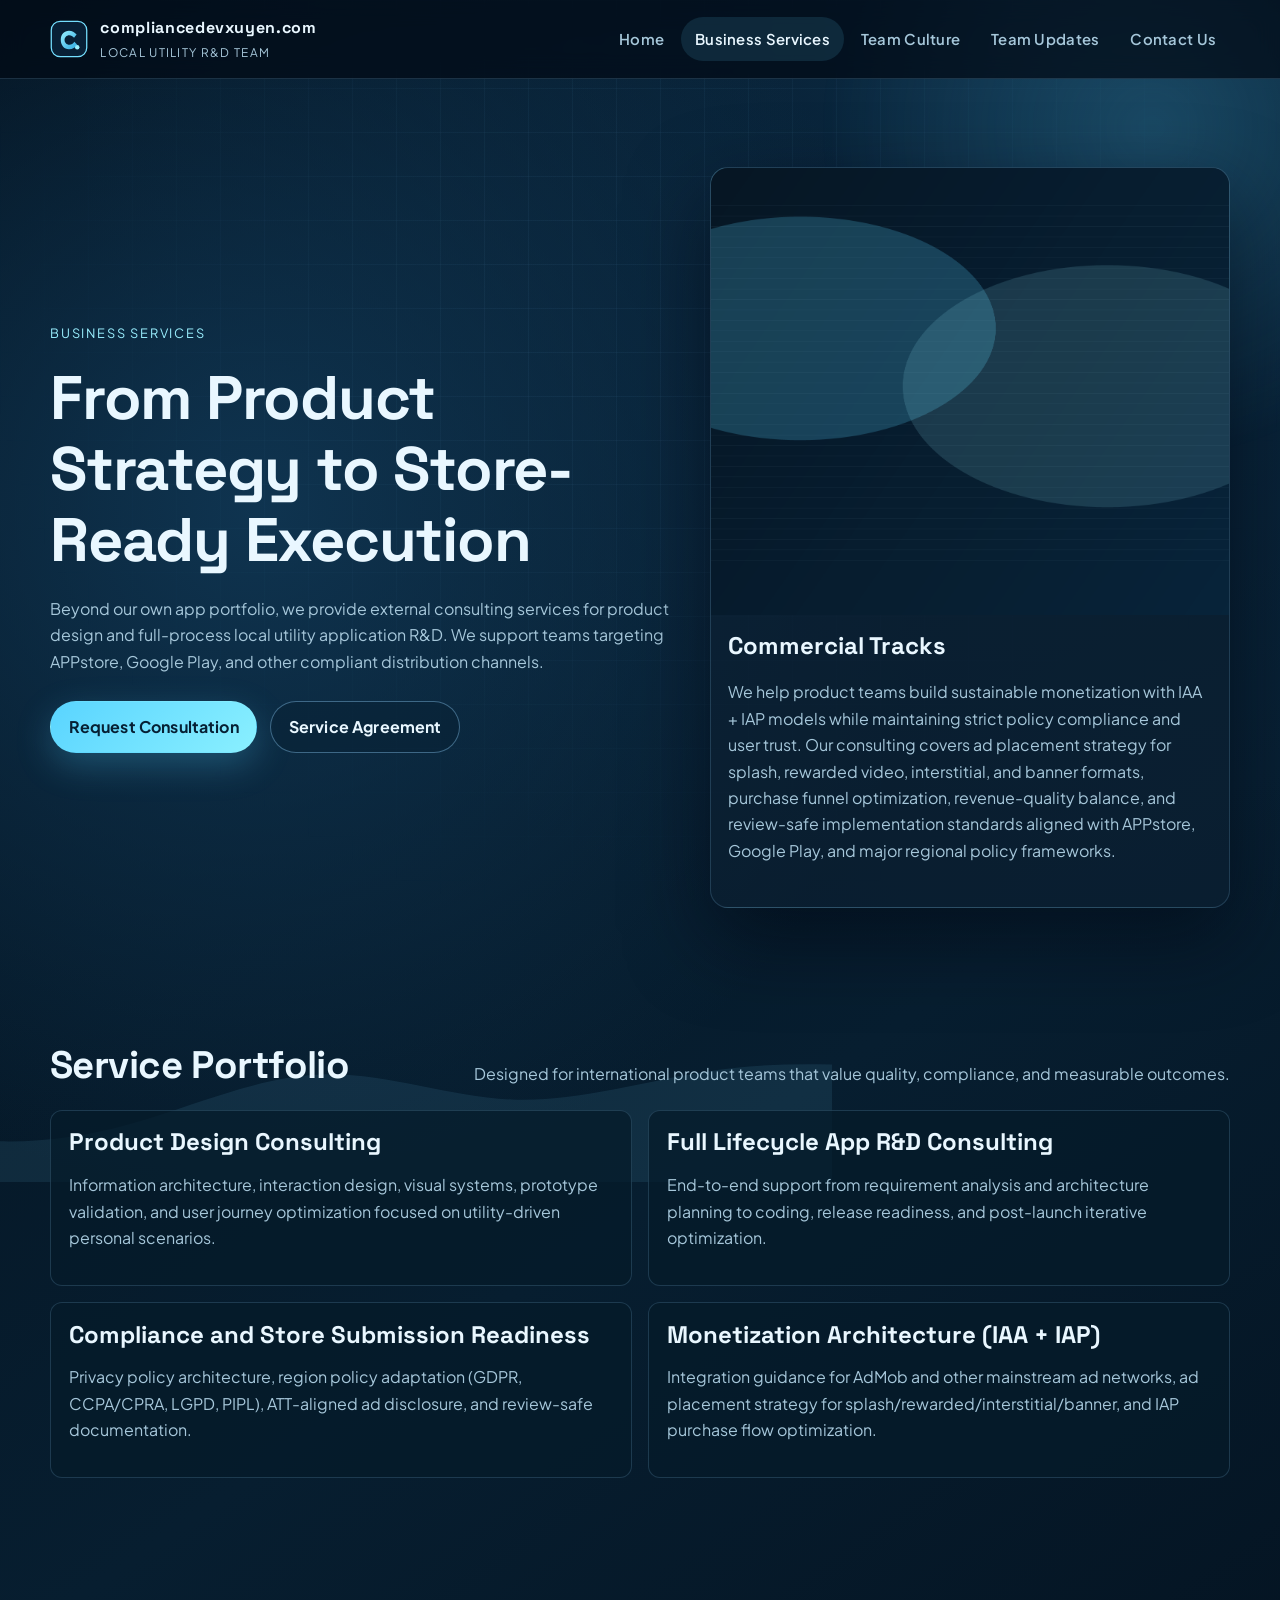
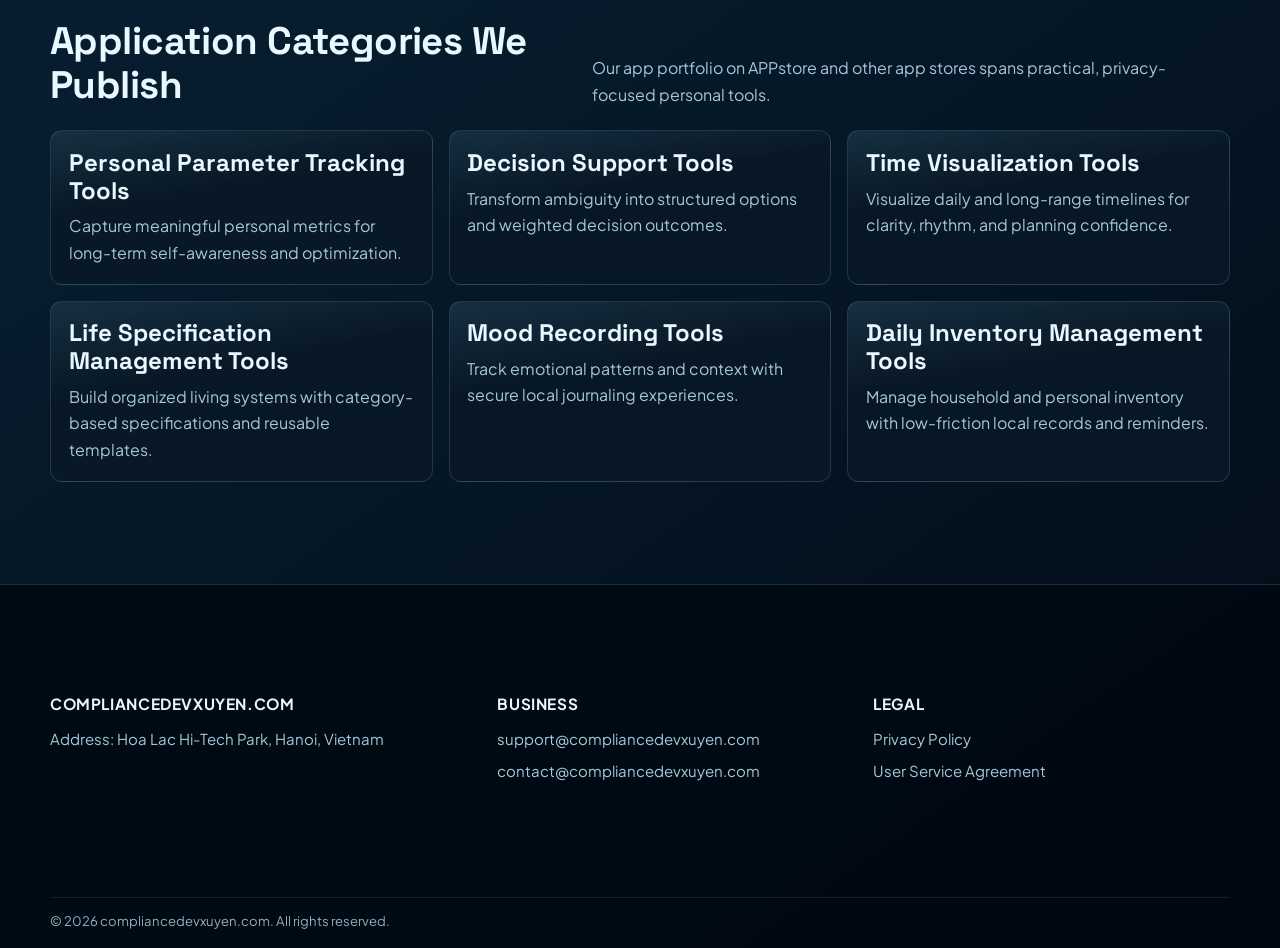
<file: services.html>
<!DOCTYPE html>
<html lang="en">
  <head>
    <meta charset="UTF-8" />
    <meta name="viewport" content="width=device-width, initial-scale=1.0" />
    <title>Business Services | compliancedevxuyen.com</title>
    <meta
      name="description"
      content="Business services by compliancedevxuyen.com: product design consulting and full lifecycle local utility app R&D consulting for global markets."
    />
    <meta name="robots" content="index,follow,max-image-preview:large" />
    <link rel="canonical" href="https://www.compliancedevxuyen.com/services.html" />
    <link rel="stylesheet" href="css/styles.css" />
  </head>
  <body>
    <header class="topbar">
      <div class="container topbar-inner">
        <a class="brand" href="index.html" aria-label="Home">
          <img src="images/logo.svg" alt="compliancedevxuyen logo" />
          <span class="brand-text">
            <strong>compliancedevxuyen.com</strong>
            <span>Local Utility R&D Team</span>
          </span>
        </a>
        <button class="menu-btn" aria-expanded="false" aria-label="Open menu">Menu</button>
        <nav class="nav" aria-label="Primary navigation">
          <a href="index.html">Home</a>
          <a class="active" href="services.html">Business Services</a>
          <a href="culture.html">Team Culture</a>
          <a href="news.html">Team Updates</a>
          <a href="contact.html">Contact Us</a>
        </nav>
      </div>
    </header>

    <main>
      <section class="hero">
        <img class="hero-wave" src="images/wave.svg" alt="decorative wave" />
        <div class="container hero-grid">
          <div class="reveal">
            <p class="eyebrow">Business Services</p>
            <h1>From Product Strategy to Store-Ready Execution</h1>
            <p class="lead">
              Beyond our own app portfolio, we provide external consulting services for product design
              and full-process local utility application R&D. We support teams targeting APPstore,
              Google Play, and other compliant distribution channels.
            </p>
            <div class="cta-row">
              <a class="btn btn-primary" href="contact.html">Request Consultation</a>
              <a class="btn btn-outline" href="terms.html">Service Agreement</a>
            </div>
          </div>
          <article class="hero-card reveal">
            <img src="images/services-bg.png" alt="Service capability visual" />
            <div class="pad">
              <h3>Commercial Tracks</h3>
              <p class="lead">
                We help product teams build sustainable monetization with IAA + IAP models while
                maintaining strict policy compliance and user trust. Our consulting covers ad placement
                strategy for splash, rewarded video, interstitial, and banner formats, purchase funnel
                optimization, revenue-quality balance, and review-safe implementation standards aligned
                with APPstore, Google Play, and major regional policy frameworks.
              </p>
            </div>
          </article>
        </div>
      </section>

      <section>
        <div class="container">
          <div class="section-head reveal">
            <h2>Service Portfolio</h2>
            <p>Designed for international product teams that value quality, compliance, and measurable outcomes.</p>
          </div>
          <div class="service-grid">
            <article class="service-item reveal">
              <h3>Product Design Consulting</h3>
              <p>
                Information architecture, interaction design, visual systems, prototype validation,
                and user journey optimization focused on utility-driven personal scenarios.
              </p>
            </article>
            <article class="service-item reveal">
              <h3>Full Lifecycle App R&D Consulting</h3>
              <p>
                End-to-end support from requirement analysis and architecture planning to coding,
                release readiness, and post-launch iterative optimization.
              </p>
            </article>
            <article class="service-item reveal">
              <h3>Compliance and Store Submission Readiness</h3>
              <p>
                Privacy policy architecture, region policy adaptation (GDPR, CCPA/CPRA, LGPD, PIPL),
                ATT-aligned ad disclosure, and review-safe documentation.
              </p>
            </article>
            <article class="service-item reveal">
              <h3>Monetization Architecture (IAA + IAP)</h3>
              <p>
                Integration guidance for AdMob and other mainstream ad networks, ad placement strategy
                for splash/rewarded/interstitial/banner, and IAP purchase flow optimization.
              </p>
            </article>
          </div>
        </div>
      </section>

      <section>
        <div class="container">
          <div class="section-head reveal">
            <h2>Application Categories We Publish</h2>
            <p>Our app portfolio on APPstore and other app stores spans practical, privacy-focused personal tools.</p>
          </div>
          <div class="card-grid">
            <article class="card reveal"><h3>Personal Parameter Tracking Tools</h3><p>Capture meaningful personal metrics for long-term self-awareness and optimization.</p></article>
            <article class="card reveal"><h3>Decision Support Tools</h3><p>Transform ambiguity into structured options and weighted decision outcomes.</p></article>
            <article class="card reveal"><h3>Time Visualization Tools</h3><p>Visualize daily and long-range timelines for clarity, rhythm, and planning confidence.</p></article>
            <article class="card reveal"><h3>Life Specification Management Tools</h3><p>Build organized living systems with category-based specifications and reusable templates.</p></article>
            <article class="card reveal"><h3>Mood Recording Tools</h3><p>Track emotional patterns and context with secure local journaling experiences.</p></article>
            <article class="card reveal"><h3>Daily Inventory Management Tools</h3><p>Manage household and personal inventory with low-friction local records and reminders.</p></article>
          </div>
        </div>
      </section>
    </main>

    <footer>
      <div class="container footer-inner">
        <section class="footer-col">
          <h4>compliancedevxuyen.com</h4>
          <p>Address: Hoa Lac Hi-Tech Park, Hanoi, Vietnam</p>
        </section>
        <section class="footer-col">
          <h4>Business</h4>
          <a href="mailto:support@compliancedevxuyen.com">support@compliancedevxuyen.com</a>
          <a href="mailto:contact@compliancedevxuyen.com">contact@compliancedevxuyen.com</a>
        </section>
        <section class="footer-col">
          <h4>Legal</h4>
          <a href="privacy.html">Privacy Policy</a>
          <a href="terms.html">User Service Agreement</a>
        </section>
      </div>
      <div class="container copyright">© <span data-year></span> compliancedevxuyen.com. All rights reserved.</div>
    </footer>

    <script src="js/main.js" defer></script>
  </body>
</html>
</file>
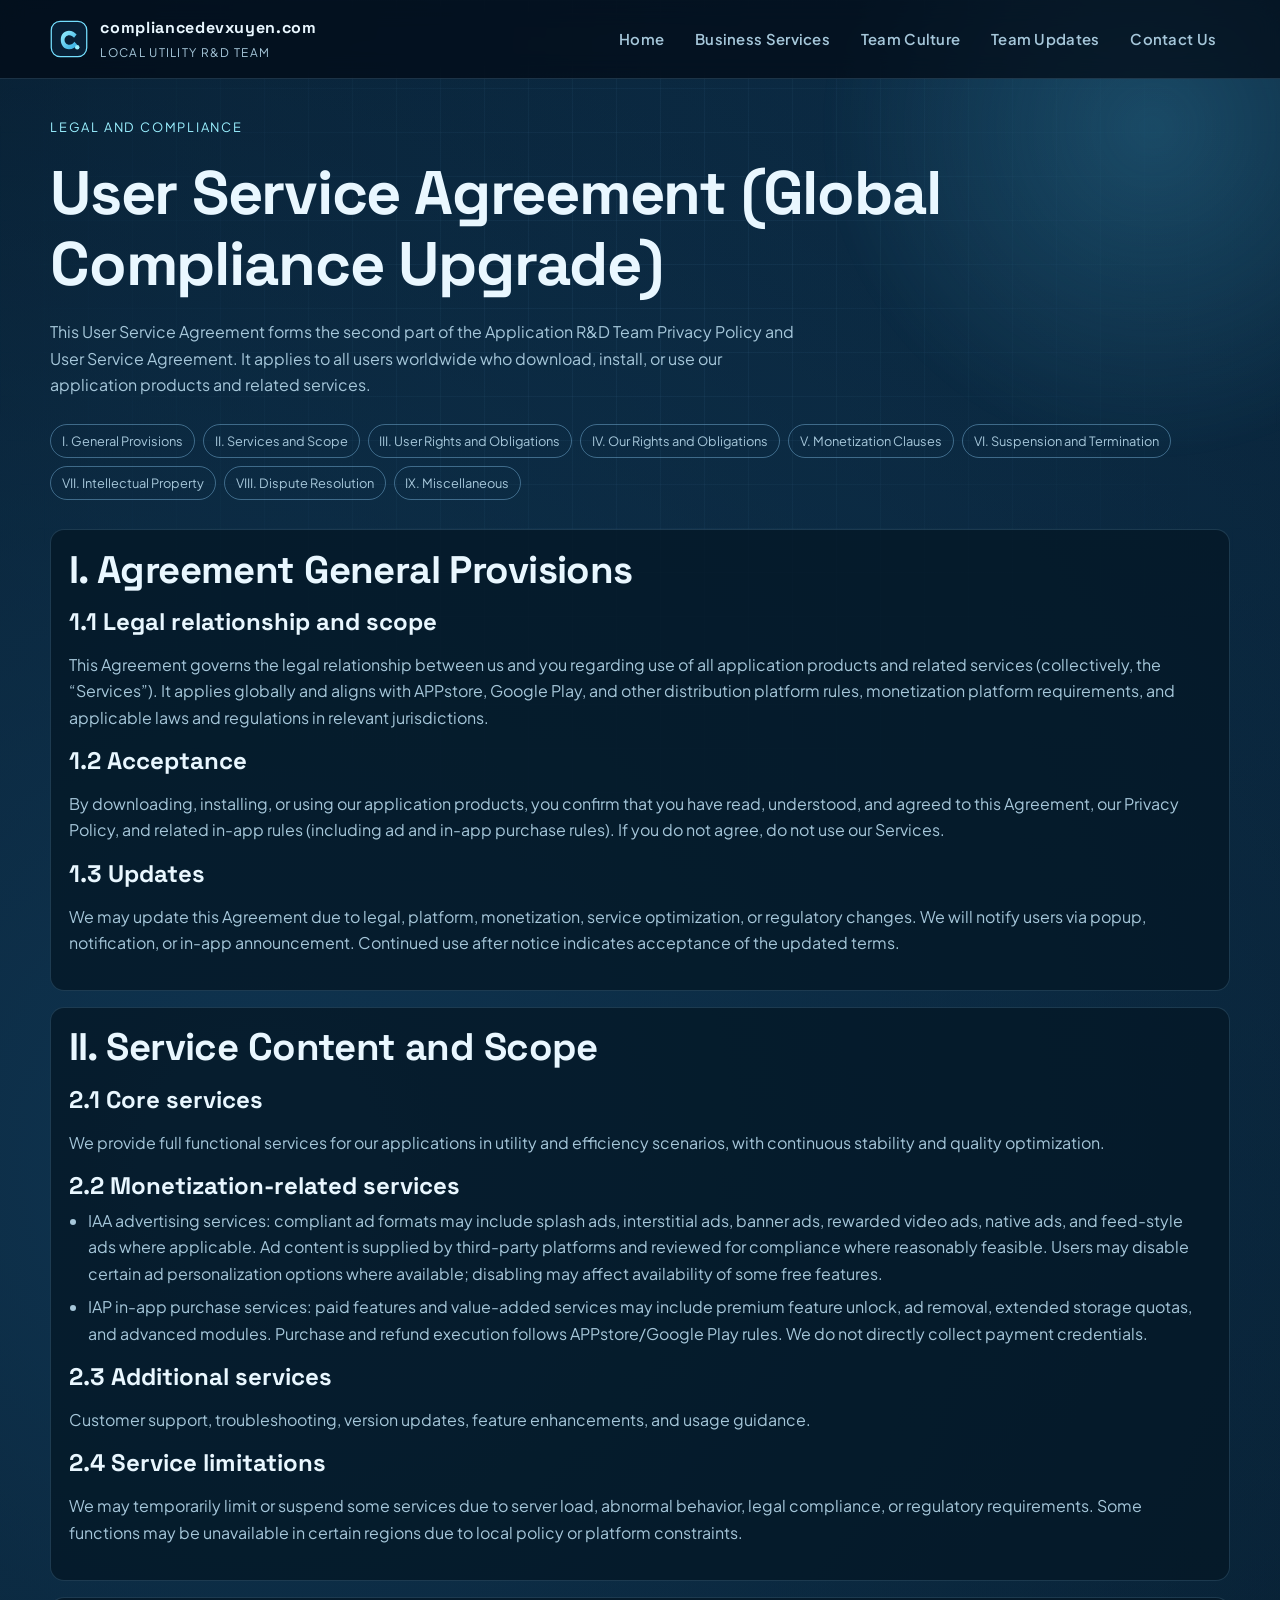
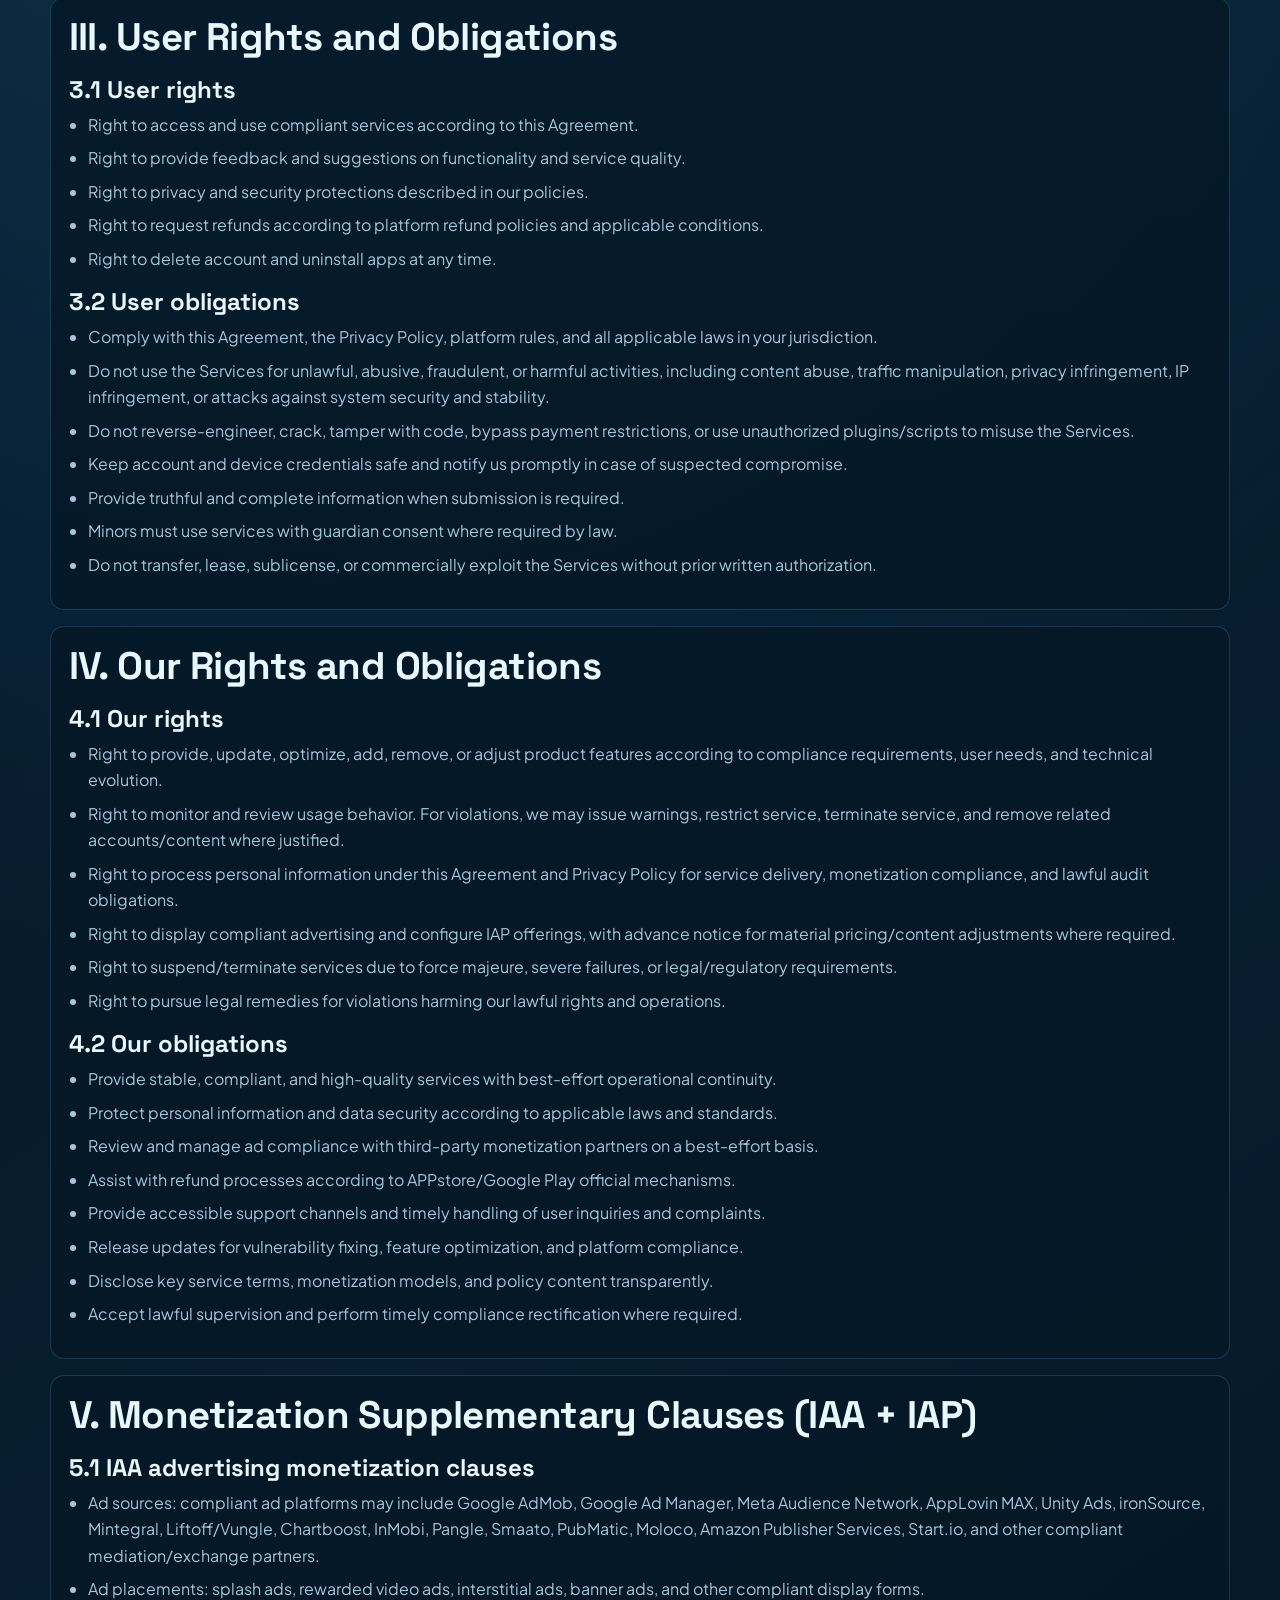
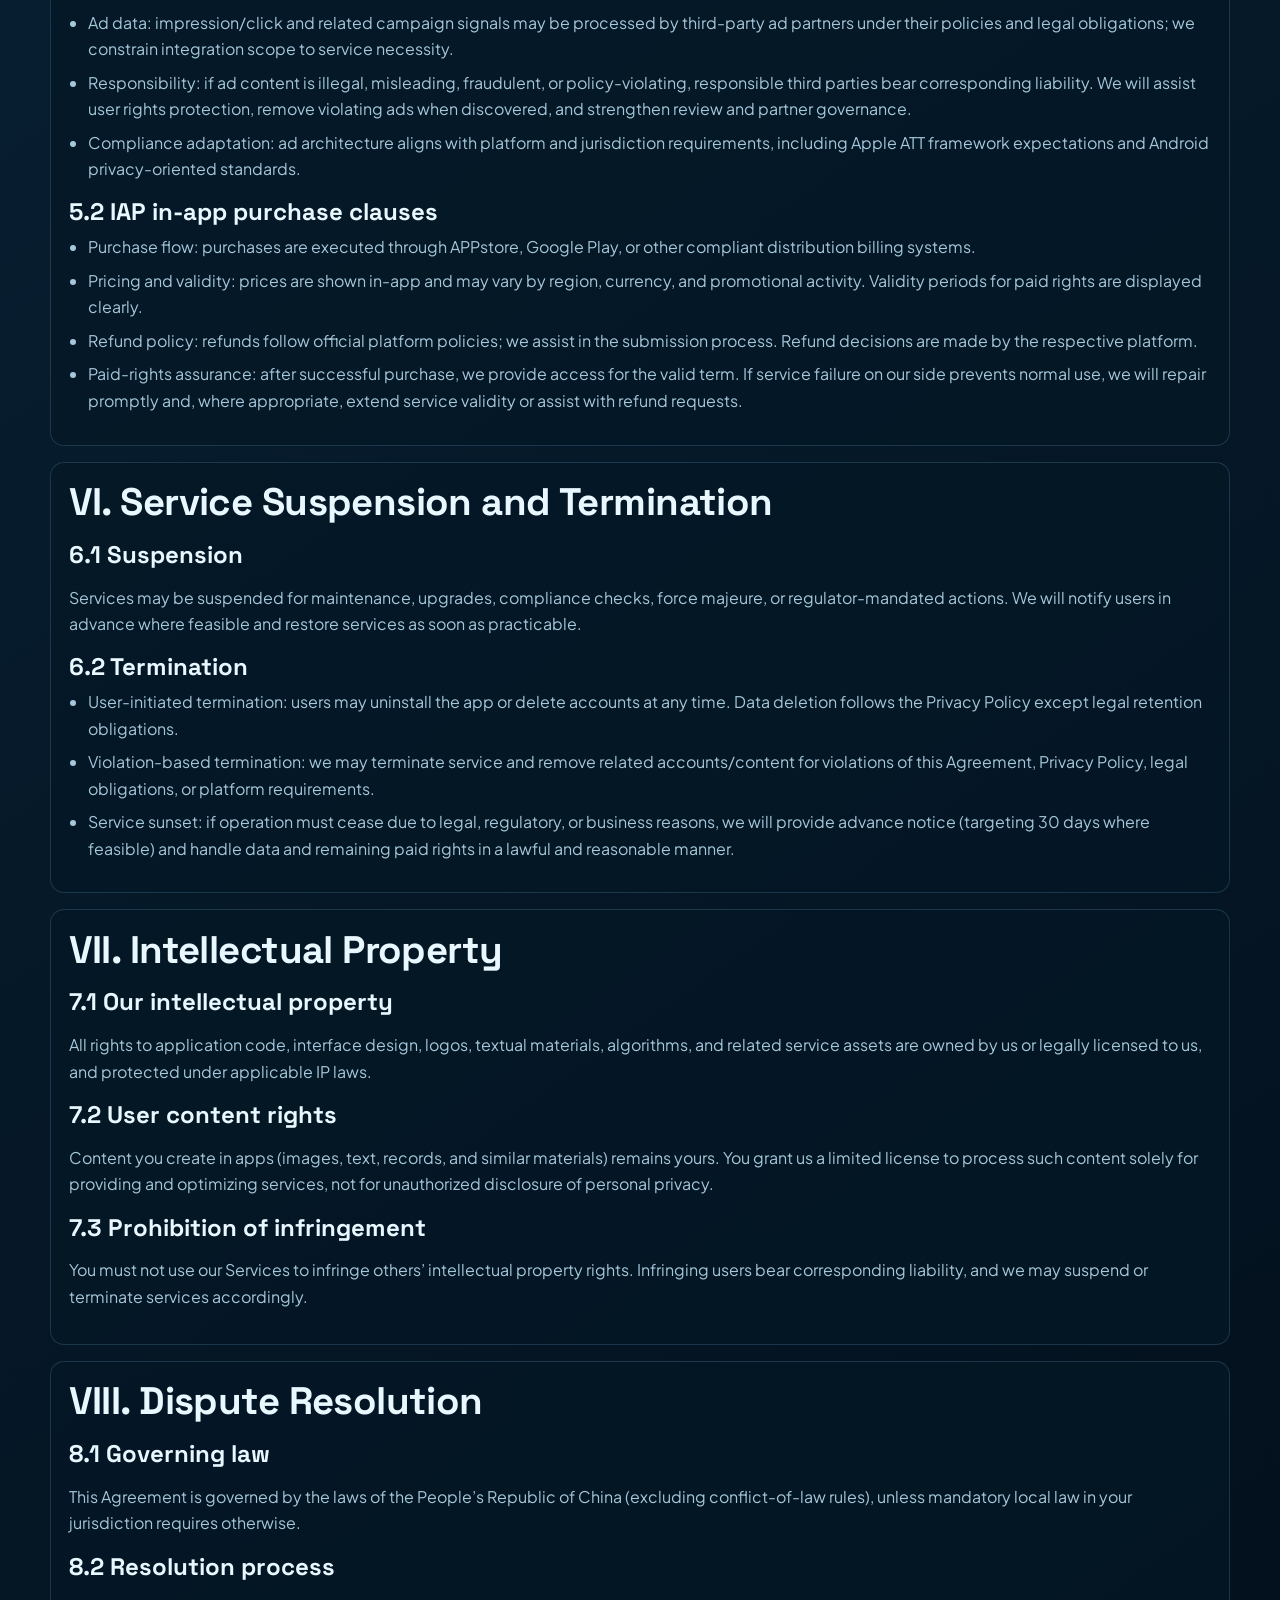
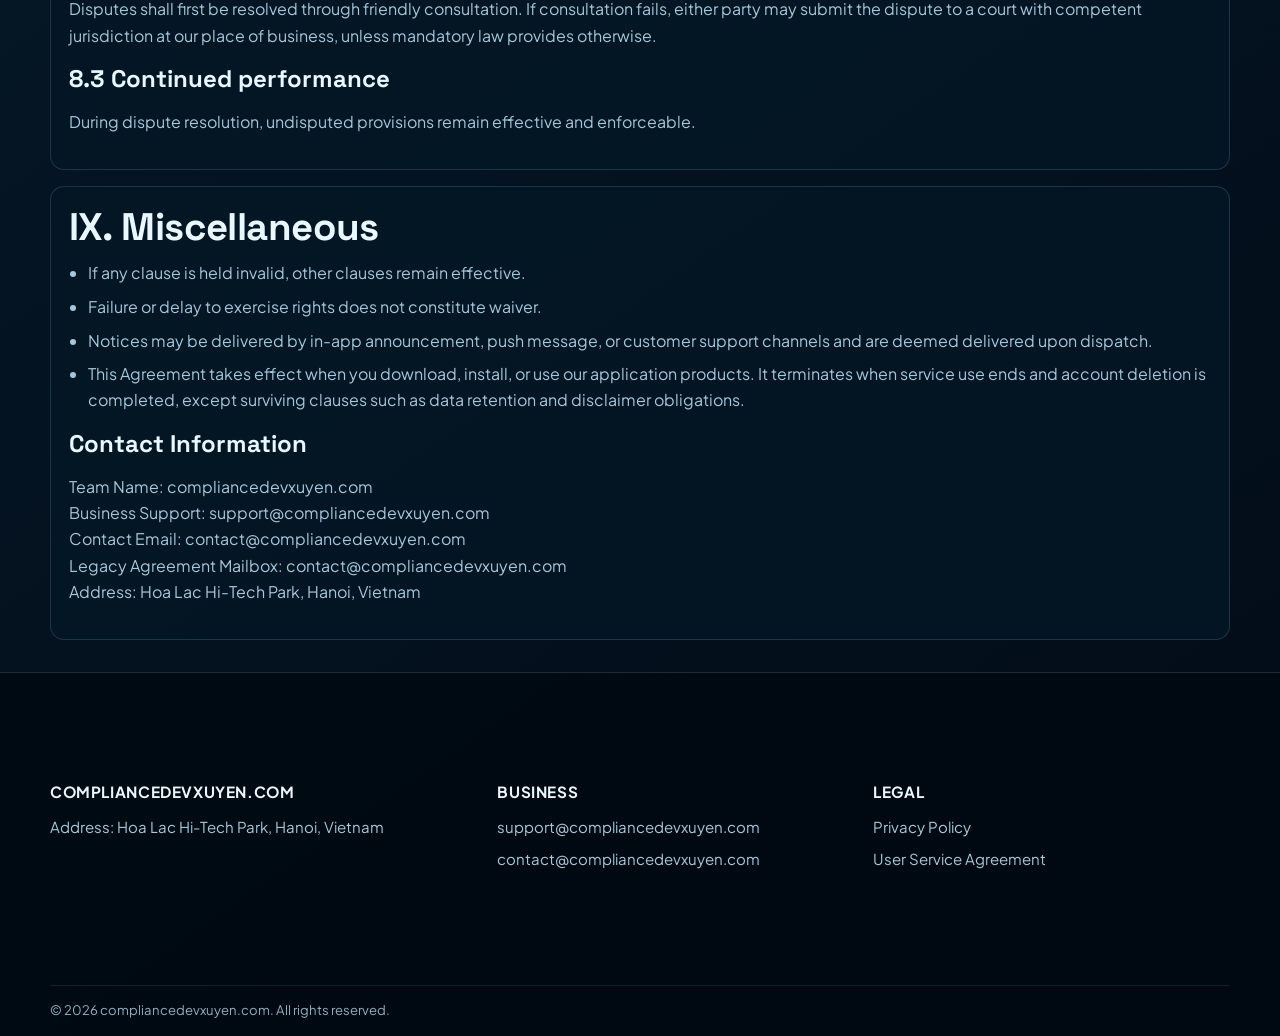
<file: terms.html>
<!DOCTYPE html>
<html lang="en">
  <head>
    <meta charset="UTF-8" />
    <meta name="viewport" content="width=device-width, initial-scale=1.0" />
    <title>User Service Agreement (Global Compliance Upgrade) | compliancedevxuyen.com</title>
    <meta
      name="description"
      content="Complete user service agreement for compliancedevxuyen.com applications, covering global compliance, IAA and IAP monetization clauses, rights and obligations, and dispute resolution."
    />
    <meta name="robots" content="index,follow,max-image-preview:large" />
    <link rel="canonical" href="https://www.compliancedevxuyen.com/terms.html" />
    <link rel="stylesheet" href="css/styles.css" />
  </head>
  <body>
    <header class="topbar">
      <div class="container topbar-inner">
        <a class="brand" href="index.html" aria-label="Home">
          <img src="images/logo.svg" alt="compliancedevxuyen logo" />
          <span class="brand-text">
            <strong>compliancedevxuyen.com</strong>
            <span>Local Utility R&D Team</span>
          </span>
        </a>
        <button class="menu-btn" aria-expanded="false" aria-label="Open menu">Menu</button>
        <nav class="nav" aria-label="Primary navigation">
          <a href="index.html">Home</a>
          <a href="services.html">Business Services</a>
          <a href="culture.html">Team Culture</a>
          <a href="news.html">Team Updates</a>
          <a href="contact.html">Contact Us</a>
        </nav>
      </div>
    </header>

    <main class="policy container">
      <p class="eyebrow">Legal and Compliance</p>
      <h1>User Service Agreement (Global Compliance Upgrade)</h1>
      <p class="lead">
        This User Service Agreement forms the second part of the Application R&D Team Privacy Policy
        and User Service Agreement. It applies to all users worldwide who download, install, or use
        our application products and related services.
      </p>

      <div class="policy-nav">
        <a href="#t1">I. General Provisions</a>
        <a href="#t2">II. Services and Scope</a>
        <a href="#t3">III. User Rights and Obligations</a>
        <a href="#t4">IV. Our Rights and Obligations</a>
        <a href="#t5">V. Monetization Clauses</a>
        <a href="#t6">VI. Suspension and Termination</a>
        <a href="#t7">VII. Intellectual Property</a>
        <a href="#t8">VIII. Dispute Resolution</a>
        <a href="#t9">IX. Miscellaneous</a>
      </div>

      <article id="t1" class="reveal">
        <h2>I. Agreement General Provisions</h2>
        <h3>1.1 Legal relationship and scope</h3>
        <p>
          This Agreement governs the legal relationship between us and you regarding use of all application
          products and related services (collectively, the “Services”). It applies globally and aligns with
          APPstore, Google Play, and other distribution platform rules, monetization platform requirements,
          and applicable laws and regulations in relevant jurisdictions.
        </p>
        <h3>1.2 Acceptance</h3>
        <p>
          By downloading, installing, or using our application products, you confirm that you have read,
          understood, and agreed to this Agreement, our Privacy Policy, and related in-app rules
          (including ad and in-app purchase rules). If you do not agree, do not use our Services.
        </p>
        <h3>1.3 Updates</h3>
        <p>
          We may update this Agreement due to legal, platform, monetization, service optimization,
          or regulatory changes. We will notify users via popup, notification, or in-app announcement.
          Continued use after notice indicates acceptance of the updated terms.
        </p>
      </article>

      <article id="t2" class="reveal">
        <h2>II. Service Content and Scope</h2>
        <h3>2.1 Core services</h3>
        <p>
          We provide full functional services for our applications in utility and efficiency scenarios,
          with continuous stability and quality optimization.
        </p>
        <h3>2.2 Monetization-related services</h3>
        <ul>
          <li>
            IAA advertising services: compliant ad formats may include splash ads, interstitial ads,
            banner ads, rewarded video ads, native ads, and feed-style ads where applicable.
            Ad content is supplied by third-party platforms and reviewed for compliance where reasonably feasible.
            Users may disable certain ad personalization options where available; disabling may affect
            availability of some free features.
          </li>
          <li>
            IAP in-app purchase services: paid features and value-added services may include premium feature unlock,
            ad removal, extended storage quotas, and advanced modules. Purchase and refund execution follows
            APPstore/Google Play rules. We do not directly collect payment credentials.
          </li>
        </ul>
        <h3>2.3 Additional services</h3>
        <p>
          Customer support, troubleshooting, version updates, feature enhancements, and usage guidance.
        </p>
        <h3>2.4 Service limitations</h3>
        <p>
          We may temporarily limit or suspend some services due to server load, abnormal behavior,
          legal compliance, or regulatory requirements. Some functions may be unavailable in certain regions
          due to local policy or platform constraints.
        </p>
      </article>

      <article id="t3" class="reveal">
        <h2>III. User Rights and Obligations</h2>
        <h3>3.1 User rights</h3>
        <ul>
          <li>Right to access and use compliant services according to this Agreement.</li>
          <li>Right to provide feedback and suggestions on functionality and service quality.</li>
          <li>Right to privacy and security protections described in our policies.</li>
          <li>Right to request refunds according to platform refund policies and applicable conditions.</li>
          <li>Right to delete account and uninstall apps at any time.</li>
        </ul>
        <h3>3.2 User obligations</h3>
        <ul>
          <li>
            Comply with this Agreement, the Privacy Policy, platform rules, and all applicable laws
            in your jurisdiction.
          </li>
          <li>
            Do not use the Services for unlawful, abusive, fraudulent, or harmful activities,
            including content abuse, traffic manipulation, privacy infringement, IP infringement,
            or attacks against system security and stability.
          </li>
          <li>
            Do not reverse-engineer, crack, tamper with code, bypass payment restrictions,
            or use unauthorized plugins/scripts to misuse the Services.
          </li>
          <li>
            Keep account and device credentials safe and notify us promptly in case of suspected compromise.
          </li>
          <li>
            Provide truthful and complete information when submission is required.
          </li>
          <li>
            Minors must use services with guardian consent where required by law.
          </li>
          <li>
            Do not transfer, lease, sublicense, or commercially exploit the Services without prior written authorization.
          </li>
        </ul>
      </article>

      <article id="t4" class="reveal">
        <h2>IV. Our Rights and Obligations</h2>
        <h3>4.1 Our rights</h3>
        <ul>
          <li>
            Right to provide, update, optimize, add, remove, or adjust product features according to
            compliance requirements, user needs, and technical evolution.
          </li>
          <li>
            Right to monitor and review usage behavior. For violations, we may issue warnings,
            restrict service, terminate service, and remove related accounts/content where justified.
          </li>
          <li>
            Right to process personal information under this Agreement and Privacy Policy
            for service delivery, monetization compliance, and lawful audit obligations.
          </li>
          <li>
            Right to display compliant advertising and configure IAP offerings,
            with advance notice for material pricing/content adjustments where required.
          </li>
          <li>
            Right to suspend/terminate services due to force majeure, severe failures,
            or legal/regulatory requirements.
          </li>
          <li>
            Right to pursue legal remedies for violations harming our lawful rights and operations.
          </li>
        </ul>
        <h3>4.2 Our obligations</h3>
        <ul>
          <li>Provide stable, compliant, and high-quality services with best-effort operational continuity.</li>
          <li>Protect personal information and data security according to applicable laws and standards.</li>
          <li>Review and manage ad compliance with third-party monetization partners on a best-effort basis.</li>
          <li>Assist with refund processes according to APPstore/Google Play official mechanisms.</li>
          <li>Provide accessible support channels and timely handling of user inquiries and complaints.</li>
          <li>Release updates for vulnerability fixing, feature optimization, and platform compliance.</li>
          <li>Disclose key service terms, monetization models, and policy content transparently.</li>
          <li>Accept lawful supervision and perform timely compliance rectification where required.</li>
        </ul>
      </article>

      <article id="t5" class="reveal">
        <h2>V. Monetization Supplementary Clauses (IAA + IAP)</h2>
        <h3>5.1 IAA advertising monetization clauses</h3>
        <ul>
          <li>
            Ad sources: compliant ad platforms may include Google AdMob, Google Ad Manager,
            Meta Audience Network, AppLovin MAX, Unity Ads, ironSource, Mintegral, Liftoff/Vungle,
            Chartboost, InMobi, Pangle, Smaato, PubMatic, Moloco, Amazon Publisher Services,
            Start.io, and other compliant mediation/exchange partners.
          </li>
          <li>
            Ad placements: splash ads, rewarded video ads, interstitial ads, banner ads,
            and other compliant display forms.
          </li>
          <li>
            Ad data: impression/click and related campaign signals may be processed by third-party ad partners
            under their policies and legal obligations; we constrain integration scope to service necessity.
          </li>
          <li>
            Responsibility: if ad content is illegal, misleading, fraudulent, or policy-violating,
            responsible third parties bear corresponding liability. We will assist user rights protection,
            remove violating ads when discovered, and strengthen review and partner governance.
          </li>
          <li>
            Compliance adaptation: ad architecture aligns with platform and jurisdiction requirements,
            including Apple ATT framework expectations and Android privacy-oriented standards.
          </li>
        </ul>
        <h3>5.2 IAP in-app purchase clauses</h3>
        <ul>
          <li>
            Purchase flow: purchases are executed through APPstore, Google Play,
            or other compliant distribution billing systems.
          </li>
          <li>
            Pricing and validity: prices are shown in-app and may vary by region, currency,
            and promotional activity. Validity periods for paid rights are displayed clearly.
          </li>
          <li>
            Refund policy: refunds follow official platform policies; we assist in the submission process.
            Refund decisions are made by the respective platform.
          </li>
          <li>
            Paid-rights assurance: after successful purchase, we provide access for the valid term.
            If service failure on our side prevents normal use, we will repair promptly and,
            where appropriate, extend service validity or assist with refund requests.
          </li>
        </ul>
      </article>

      <article id="t6" class="reveal">
        <h2>VI. Service Suspension and Termination</h2>
        <h3>6.1 Suspension</h3>
        <p>
          Services may be suspended for maintenance, upgrades, compliance checks, force majeure,
          or regulator-mandated actions. We will notify users in advance where feasible and restore services
          as soon as practicable.
        </p>
        <h3>6.2 Termination</h3>
        <ul>
          <li>
            User-initiated termination: users may uninstall the app or delete accounts at any time.
            Data deletion follows the Privacy Policy except legal retention obligations.
          </li>
          <li>
            Violation-based termination: we may terminate service and remove related accounts/content
            for violations of this Agreement, Privacy Policy, legal obligations, or platform requirements.
          </li>
          <li>
            Service sunset: if operation must cease due to legal, regulatory, or business reasons,
            we will provide advance notice (targeting 30 days where feasible) and handle data and
            remaining paid rights in a lawful and reasonable manner.
          </li>
        </ul>
      </article>

      <article id="t7" class="reveal">
        <h2>VII. Intellectual Property</h2>
        <h3>7.1 Our intellectual property</h3>
        <p>
          All rights to application code, interface design, logos, textual materials,
          algorithms, and related service assets are owned by us or legally licensed to us,
          and protected under applicable IP laws.
        </p>
        <h3>7.2 User content rights</h3>
        <p>
          Content you create in apps (images, text, records, and similar materials) remains yours.
          You grant us a limited license to process such content solely for providing and optimizing services,
          not for unauthorized disclosure of personal privacy.
        </p>
        <h3>7.3 Prohibition of infringement</h3>
        <p>
          You must not use our Services to infringe others’ intellectual property rights.
          Infringing users bear corresponding liability, and we may suspend or terminate services accordingly.
        </p>
      </article>

      <article id="t8" class="reveal">
        <h2>VIII. Dispute Resolution</h2>
        <h3>8.1 Governing law</h3>
        <p>
          This Agreement is governed by the laws of the People’s Republic of China (excluding conflict-of-law rules),
          unless mandatory local law in your jurisdiction requires otherwise.
        </p>
        <h3>8.2 Resolution process</h3>
        <p>
          Disputes shall first be resolved through friendly consultation.
          If consultation fails, either party may submit the dispute to a court with competent jurisdiction
          at our place of business, unless mandatory law provides otherwise.
        </p>
        <h3>8.3 Continued performance</h3>
        <p>
          During dispute resolution, undisputed provisions remain effective and enforceable.
        </p>
      </article>

      <article id="t9" class="reveal">
        <h2>IX. Miscellaneous</h2>
        <ul>
          <li>If any clause is held invalid, other clauses remain effective.</li>
          <li>Failure or delay to exercise rights does not constitute waiver.</li>
          <li>
            Notices may be delivered by in-app announcement, push message,
            or customer support channels and are deemed delivered upon dispatch.
          </li>
          <li>
            This Agreement takes effect when you download, install, or use our application products.
            It terminates when service use ends and account deletion is completed, except surviving clauses
            such as data retention and disclaimer obligations.
          </li>
        </ul>
        <h3>Contact Information</h3>
        <p>
          Team Name: compliancedevxuyen.com<br />
          Business Support: <a href="mailto:support@compliancedevxuyen.com">support@compliancedevxuyen.com</a><br />
          Contact Email: <a href="mailto:contact@compliancedevxuyen.com">contact@compliancedevxuyen.com</a><br />
          Legacy Agreement Mailbox: <a href="mailto:contact@compliancedevxuyen.com">contact@compliancedevxuyen.com</a><br />
          Address: Hoa Lac Hi-Tech Park, Hanoi, Vietnam
        </p>
      </article>
    </main>

    <footer>
      <div class="container footer-inner">
        <section class="footer-col">
          <h4>compliancedevxuyen.com</h4>
          <p>Address: Hoa Lac Hi-Tech Park, Hanoi, Vietnam</p>
        </section>
        <section class="footer-col">
          <h4>Business</h4>
          <a href="mailto:support@compliancedevxuyen.com">support@compliancedevxuyen.com</a>
          <a href="mailto:contact@compliancedevxuyen.com">contact@compliancedevxuyen.com</a>
        </section>
        <section class="footer-col">
          <h4>Legal</h4>
          <a href="privacy.html">Privacy Policy</a>
          <a href="terms.html">User Service Agreement</a>
        </section>
      </div>
      <div class="container copyright">© <span data-year></span> compliancedevxuyen.com. All rights reserved.</div>
    </footer>

    <script src="js/main.js" defer></script>
  </body>
</html>
</file>
<file: css/styles.css>
@import url("https://fonts.googleapis.com/css2?family=Space+Grotesk:wght@400;500;600;700&family=Plus+Jakarta+Sans:wght@400;500;600;700;800&display=swap");

:root {
	--bg: #06131f;
	--bg-soft: #0a1f32;
	--panel: rgba(12, 31, 49, 0.72);
	--panel-strong: rgba(9, 24, 38, 0.92);
	--line: rgba(127, 187, 226, 0.2);
	--line-strong: rgba(127, 187, 226, 0.45);
	--text: #e9f7ff;
	--text-dim: #a6c7da;
	--accent: #59d4ff;
	--accent-2: #9af0ff;
	--ok: #6ff3cc;
	--warn: #ffd27a;
	--radius: 18px;
	--radius-sm: 12px;
	--shadow: 0 30px 80px rgba(0, 8, 18, 0.55);
	--max: 1180px;
	--ease: cubic-bezier(0.2, 0.8, 0.2, 1);
}

* {
	box-sizing: border-box;
}

html,
body {
	margin: 0;
	padding: 0;
	min-height: 100%;
}

html {
	scroll-behavior: smooth;
}

body {
	font-family: "Plus Jakarta Sans", "Segoe UI", sans-serif;
	color: var(--text);
	background: radial-gradient(circle at 20% 20%, #0f3450 0%, transparent 30%),
		radial-gradient(circle at 80% 0%, #0b2a43 0%, transparent 35%),
		linear-gradient(145deg, #03101c 0%, #071e30 48%, #020b16 100%);
	overflow-x: hidden;
	line-height: 1.65;
}

body::before,
body::after {
	content: "";
	position: fixed;
	pointer-events: none;
	z-index: -1;
}

body::before {
	inset: 0;
	background-image: linear-gradient(
			rgba(112, 186, 229, 0.06) 1px,
			transparent 1px
		),
		linear-gradient(90deg, rgba(112, 186, 229, 0.06) 1px, transparent 1px);
	background-size: 44px 44px;
	mask-image: radial-gradient(circle at 50% 30%, black 15%, transparent 75%);
}

body::after {
	width: 52vw;
	height: 52vw;
	right: -16vw;
	top: -16vw;
	border-radius: 50%;
	background: radial-gradient(
		circle,
		rgba(90, 212, 255, 0.2) 0%,
		rgba(90, 212, 255, 0) 70%
	);
	filter: blur(8px);
}

a {
	color: inherit;
	text-decoration: none;
}

img {
	max-width: 100%;
	display: block;
}

.container {
	width: min(100% - 2.4rem, var(--max));
	margin: 0 auto;
}

.topbar {
	position: sticky;
	top: 0;
	z-index: 30;
	backdrop-filter: blur(12px);
	background: rgba(2, 11, 22, 0.72);
	border-bottom: 1px solid var(--line);
}

.topbar-inner {
	display: flex;
	align-items: center;
	justify-content: space-between;
	min-height: 78px;
	gap: 1rem;
}

.brand {
	display: inline-flex;
	align-items: center;
	gap: 0.78rem;
}

.brand img {
	width: 38px;
	height: 38px;
}

.brand-text {
	display: flex;
	flex-direction: column;
	gap: 0.1rem;
}

.brand-text strong {
	font-family: "Space Grotesk", sans-serif;
	font-size: 1rem;
	letter-spacing: 0.04em;
}

.brand-text span {
	color: var(--text-dim);
	font-size: 0.74rem;
	text-transform: uppercase;
	letter-spacing: 0.11em;
}

.nav {
	display: flex;
	align-items: center;
	gap: 0.2rem;
}

.nav a {
	color: var(--text-dim);
	font-size: 0.93rem;
	font-weight: 600;
	letter-spacing: 0.02em;
	padding: 0.6rem 0.86rem;
	border-radius: 999px;
	transition: color 0.25s var(--ease), background 0.25s var(--ease);
}

.nav a:hover,
.nav a.active {
	color: var(--text);
	background: rgba(89, 212, 255, 0.12);
}

.menu-btn {
	display: none;
	appearance: none;
	border: 0;
	color: var(--text);
	background: rgba(89, 212, 255, 0.12);
	width: 44px;
	height: 44px;
	border-radius: 12px;
}

.hero {
	position: relative;
	min-height: 78vh;
	display: grid;
	align-items: center;
	padding: 5.5rem 0 4rem;
}

.hero-grid {
	display: grid;
	grid-template-columns: 1.2fr 1fr;
	gap: 2.2rem;
	align-items: center;
}

.eyebrow {
	font-size: 0.8rem;
	text-transform: uppercase;
	letter-spacing: 0.14em;
	color: var(--accent-2);
	margin: 0 0 1.2rem;
}

h1,
h2,
h3 {
	font-family: "Space Grotesk", sans-serif;
	margin: 0;
	line-height: 1.16;
}

h1 {
	font-size: clamp(2.1rem, 4.8vw, 4rem);
	letter-spacing: -0.02em;
}

h2 {
	font-size: clamp(1.6rem, 3vw, 2.8rem);
	letter-spacing: -0.015em;
}

h3 {
	font-size: clamp(1.1rem, 2vw, 1.5rem);
}

.lead {
	margin: 1.2rem 0 1.6rem;
	color: var(--text-dim);
	max-width: 62ch;
}

.cta-row {
	display: flex;
	flex-wrap: wrap;
	gap: 0.8rem;
}

.btn {
	border: 1px solid transparent;
	padding: 0.74rem 1.1rem;
	border-radius: 999px;
	font-weight: 700;
	letter-spacing: 0.01em;
	transition: transform 0.25s var(--ease), box-shadow 0.25s var(--ease),
		background 0.25s var(--ease), border-color 0.25s var(--ease);
}

.btn-primary {
	color: #062034;
	background: linear-gradient(135deg, var(--accent), #8af0ff);
	box-shadow: 0 12px 35px rgba(85, 207, 255, 0.25);
}

.btn-primary:hover {
	transform: translateY(-2px);
	box-shadow: 0 18px 42px rgba(85, 207, 255, 0.35);
}

.btn-outline {
	border-color: var(--line-strong);
	color: var(--text);
	background: rgba(8, 33, 52, 0.52);
}

.btn-outline:hover {
	transform: translateY(-2px);
	border-color: var(--accent);
	background: rgba(89, 212, 255, 0.14);
}

.hero-card {
	background: linear-gradient(
			165deg,
			rgba(132, 230, 255, 0.14) 0%,
			rgba(132, 230, 255, 0) 36%
		),
		var(--panel);
	border: 1px solid var(--line);
	border-radius: var(--radius);
	box-shadow: var(--shadow);
	overflow: hidden;
}

.hero-card img {
	width: 100%;
	aspect-ratio: 1.16;
	object-fit: cover;
}

.hero-card .pad {
	padding: 1.1rem;
}

.kpi-grid,
.card-grid,
.timeline,
.news-grid,
.service-grid,
.contact-grid {
	display: grid;
	gap: 1rem;
}

.kpi-grid {
	margin-top: 1.8rem;
	grid-template-columns: repeat(4, minmax(0, 1fr));
}

.glass {
	background: var(--panel);
	border: 1px solid var(--line);
	border-radius: var(--radius-sm);
	padding: 1rem;
}

.glass strong {
	font-family: "Space Grotesk", sans-serif;
	font-size: 1.25rem;
}

.glass span {
	color: var(--text-dim);
	font-size: 0.9rem;
}

section {
	padding: 4.4rem 0;
}

.section-head {
	display: flex;
	justify-content: space-between;
	align-items: flex-end;
	gap: 1.2rem;
	margin-bottom: 1.4rem;
}

.section-head p {
	margin: 0;
	max-width: 65ch;
	color: var(--text-dim);
}

.card-grid {
	grid-template-columns: repeat(3, minmax(0, 1fr));
}

.card {
	position: relative;
	overflow: hidden;
	padding: 1.1rem;
	border-radius: var(--radius-sm);
	border: 1px solid var(--line);
	background: linear-gradient(
			170deg,
			rgba(108, 194, 226, 0.14),
			rgba(108, 194, 226, 0) 38%
		),
		var(--panel-strong);
	transition: transform 0.35s var(--ease), border-color 0.35s var(--ease);
}

.card:hover {
	transform: translateY(-4px);
	border-color: var(--line-strong);
}

.card .icon {
	width: 40px;
	height: 40px;
	border-radius: 12px;
	margin-bottom: 0.9rem;
	background: rgba(89, 212, 255, 0.16);
	border: 1px solid rgba(89, 212, 255, 0.38);
	display: grid;
	place-items: center;
}

.card .icon img {
	width: 22px;
	height: 22px;
}

.card p {
	color: var(--text-dim);
	margin: 0.55rem 0 0;
}

.split {
	display: grid;
	grid-template-columns: 1fr 1fr;
	gap: 1.4rem;
}

.timeline {
	grid-template-columns: repeat(2, minmax(0, 1fr));
}

.timeline-item {
	border-left: 3px solid rgba(89, 212, 255, 0.42);
	padding: 0.85rem 0.9rem 0.85rem 1rem;
	background: rgba(6, 28, 45, 0.6);
	border-radius: 0 12px 12px 0;
}

.timeline-item time {
	color: var(--accent-2);
	font-size: 0.78rem;
	text-transform: uppercase;
	letter-spacing: 0.09em;
}

.news-grid,
.service-grid,
.contact-grid {
	grid-template-columns: repeat(2, minmax(0, 1fr));
}

.news-item,
.service-item,
.contact-item {
	padding: 1.1rem;
	border-radius: var(--radius-sm);
	border: 1px solid var(--line);
	background: rgba(6, 27, 42, 0.75);
}

.news-item p,
.service-item p,
.contact-item p,
.policy article p,
.policy article li {
	color: var(--text-dim);
}

.pill {
	display: inline-flex;
	align-items: center;
	justify-content: center;
	font-size: 0.75rem;
	text-transform: uppercase;
	letter-spacing: 0.08em;
	padding: 0.3rem 0.56rem;
	border-radius: 999px;
	background: rgba(111, 243, 204, 0.15);
	color: #9ef8df;
	border: 1px solid rgba(111, 243, 204, 0.35);
}

.hero-wave {
	position: absolute;
	width: 170%;
	left: -35%;
	bottom: -210px;
	opacity: 0.25;
	animation: floatWave 20s linear infinite;
}

footer {
	border-top: 1px solid var(--line);
	background: rgba(1, 10, 18, 0.88);
	margin-top: 2rem;
}

.footer-inner {
	display: grid;
	grid-template-columns: 1.2fr 1fr 1fr;
	gap: 1.2rem;
	padding: 2.2rem 0;
}

.footer-col h4 {
	margin: 0 0 0.7rem;
	font-size: 0.96rem;
	letter-spacing: 0.04em;
	text-transform: uppercase;
}

.footer-col a,
.footer-col p {
	display: block;
	margin: 0.45rem 0;
	color: var(--text-dim);
	font-size: 0.94rem;
}

.footer-col a:hover {
	color: var(--accent-2);
}

.copyright {
	border-top: 1px solid rgba(127, 187, 226, 0.12);
	padding: 0.8rem 0 1rem;
	color: #8faec2;
	font-size: 0.82rem;
}

.policy {
	padding-top: 2.4rem;
}

.policy .policy-nav {
	display: flex;
	flex-wrap: wrap;
	gap: 0.5rem;
	margin: 1rem 0 1.8rem;
}

.policy .policy-nav a {
	border-radius: 999px;
	border: 1px solid var(--line-strong);
	padding: 0.34rem 0.68rem;
	font-size: 0.8rem;
	color: var(--text-dim);
}

.policy article {
	border: 1px solid var(--line);
	background: rgba(5, 24, 38, 0.78);
	border-radius: 14px;
	padding: 1.1rem;
	margin-bottom: 1rem;
}

.policy h2 {
	margin-bottom: 0.7rem;
}

.policy h3 {
	margin: 1rem 0 0.5rem;
}

.policy ul {
	margin: 0.5rem 0 0.8rem;
	padding-left: 1.2rem;
}

.policy li {
	margin-bottom: 0.45rem;
}

.reveal {
	opacity: 0;
	transform: translateY(20px);
	transition: opacity 0.8s var(--ease), transform 0.8s var(--ease);
}

.reveal.in {
	opacity: 1;
	transform: translateY(0);
}

@keyframes floatWave {
	from {
		transform: translateX(0);
	}
	to {
		transform: translateX(20%);
	}
}

@media (max-width: 1024px) {
	.hero-grid,
	.split,
	.footer-inner,
	.card-grid,
	.kpi-grid,
	.timeline,
	.news-grid,
	.service-grid,
	.contact-grid {
		grid-template-columns: 1fr 1fr;
	}

	.hero {
		min-height: 65vh;
	}
}

@media (max-width: 760px) {
	.topbar-inner {
		min-height: 70px;
	}

	.menu-btn {
		display: inline-grid;
		place-items: center;
	}

	.nav {
		position: fixed;
		top: 70px;
		left: 1rem;
		right: 1rem;
		background: rgba(5, 21, 35, 0.95);
		border: 1px solid var(--line);
		border-radius: 16px;
		padding: 0.5rem;
		box-shadow: var(--shadow);
		display: none;
		flex-direction: column;
	}

	.nav.open {
		display: flex;
	}

	.nav a {
		width: 100%;
		text-align: center;
	}

	.hero-grid,
	.split,
	.footer-inner,
	.card-grid,
	.kpi-grid,
	.timeline,
	.news-grid,
	.service-grid,
	.contact-grid {
		grid-template-columns: 1fr;
	}

	.hero-card img {
		aspect-ratio: 16 / 10;
	}

	.section-head {
		flex-direction: column;
		align-items: flex-start;
	}
}

@media (prefers-reduced-motion: reduce) {
	*,
	*::before,
	*::after {
		animation: none !important;
		transition: none !important;
		scroll-behavior: auto !important;
	}
}
</file>
